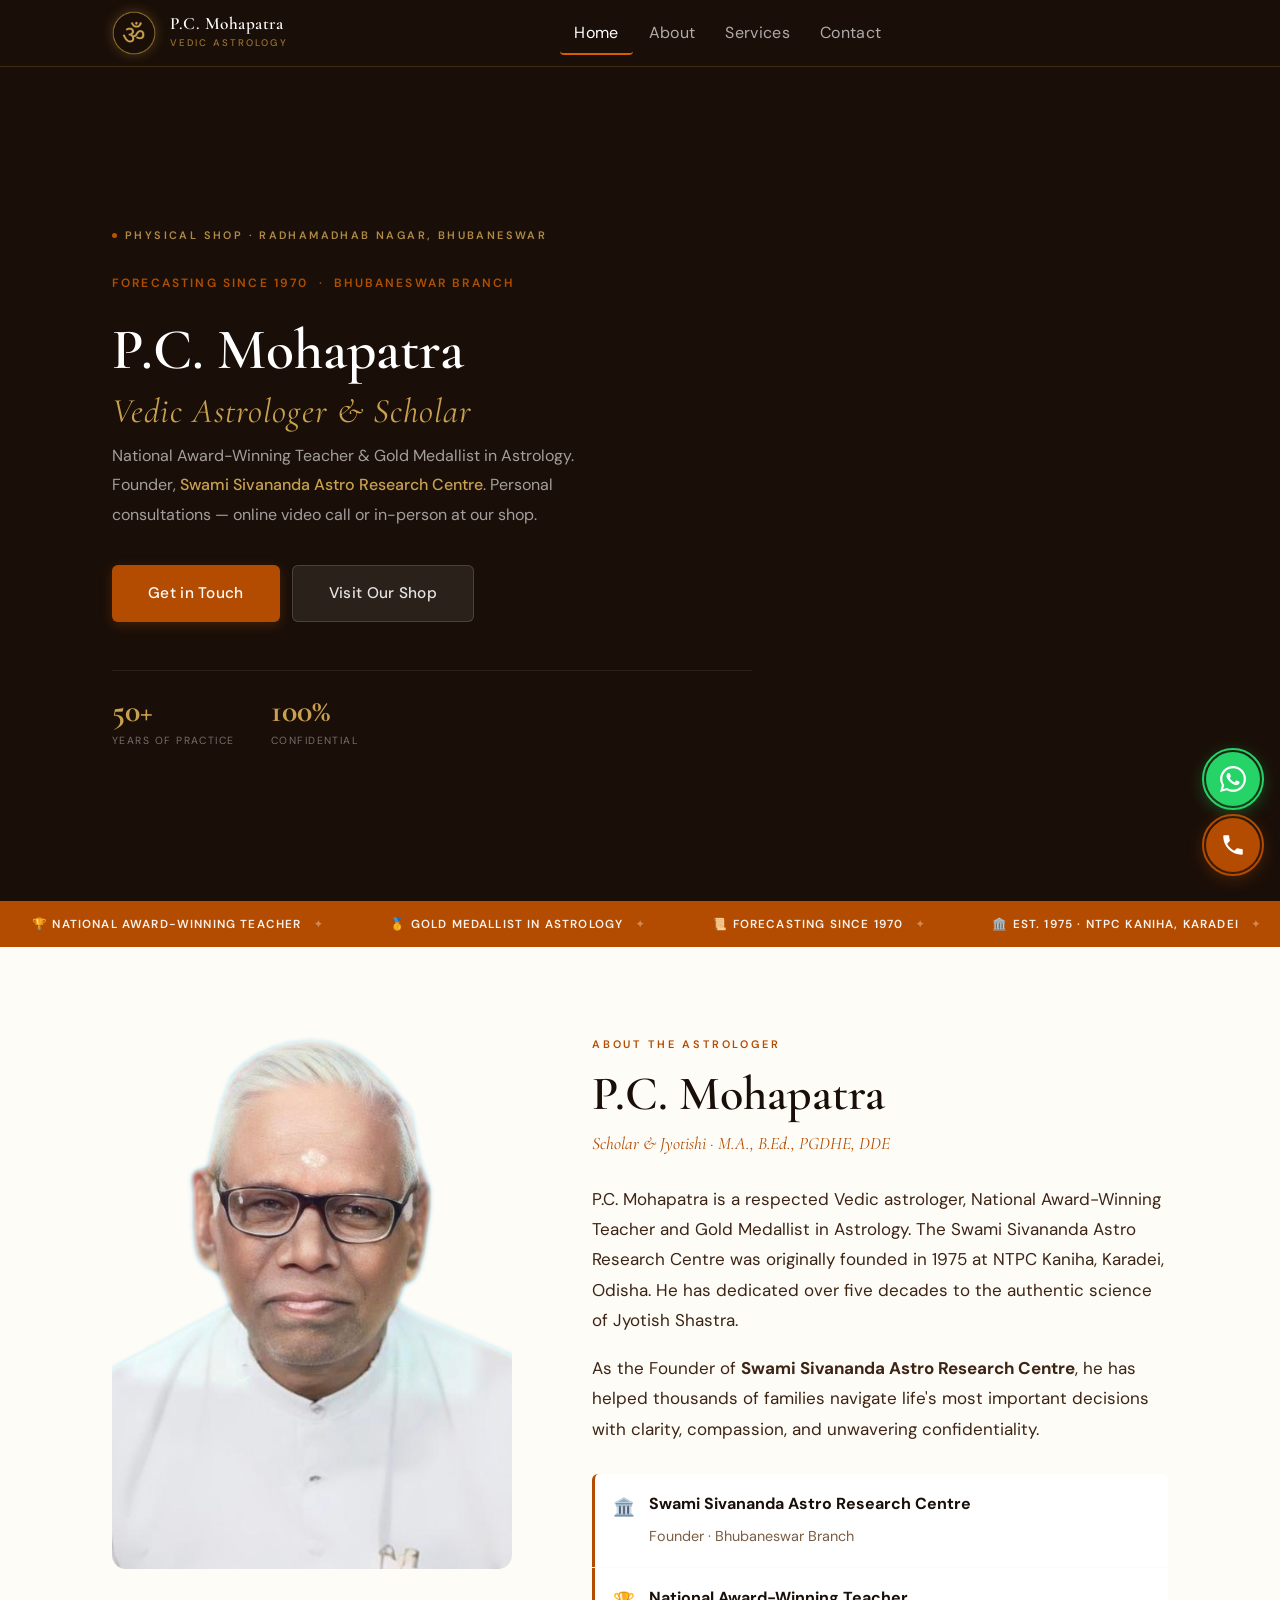
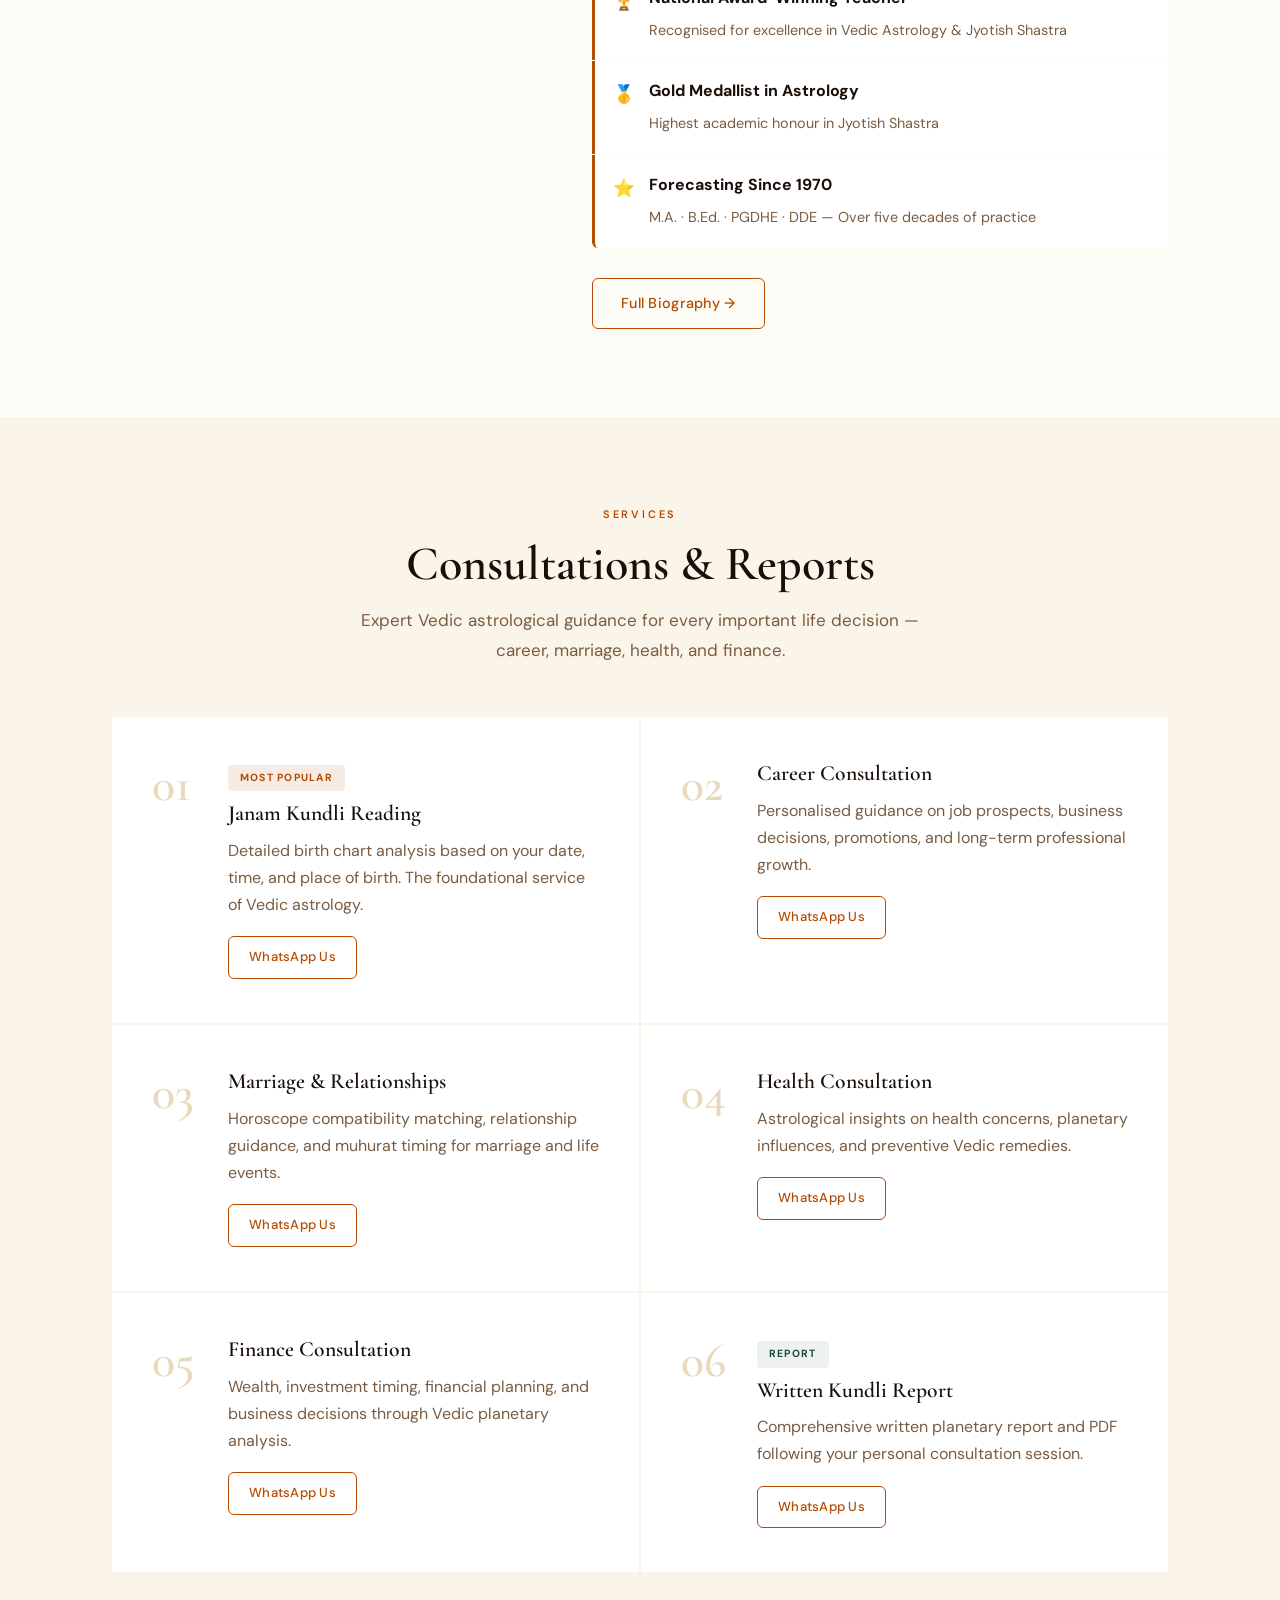
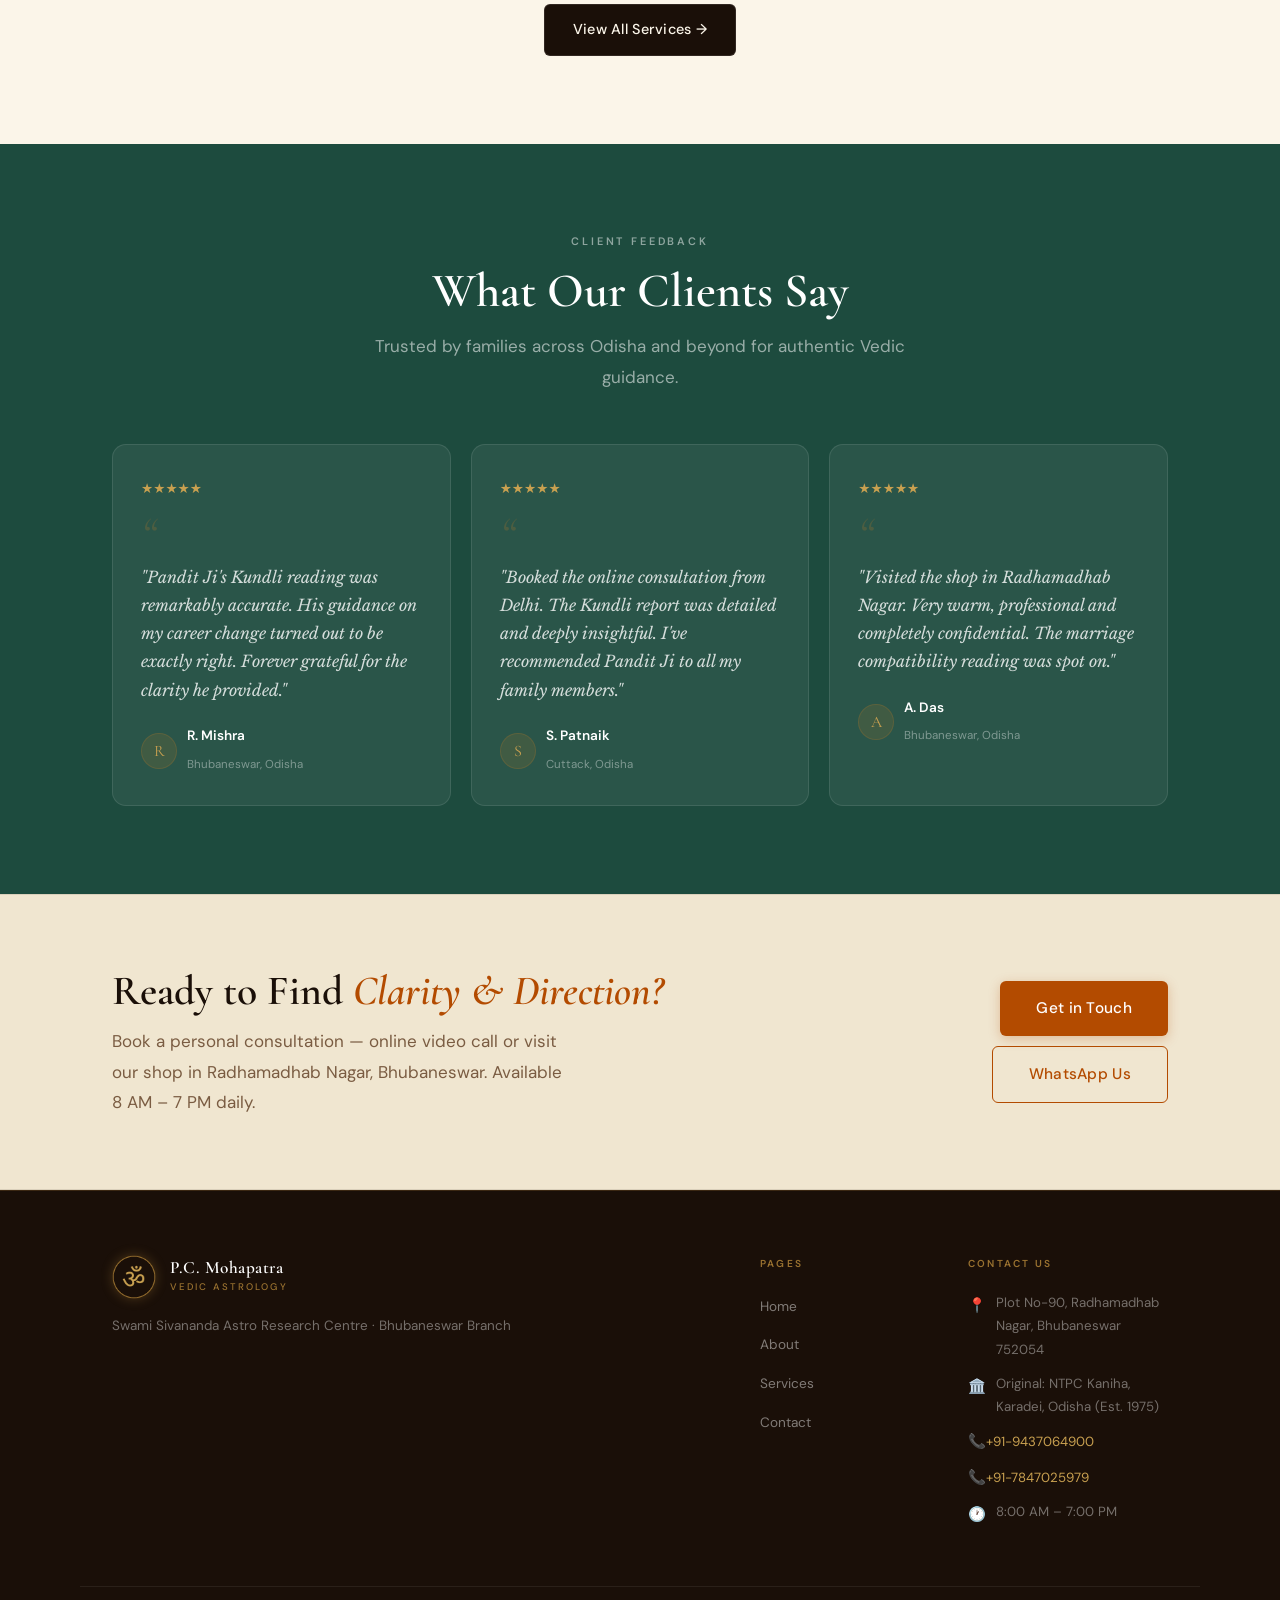
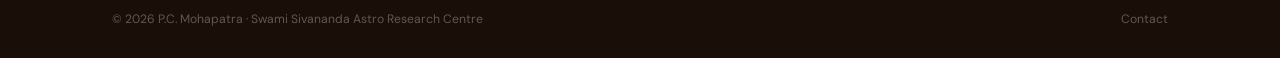
<file: index.html>
<!DOCTYPE html>
<html lang="en">
<head>
  <link rel="icon" type="image/png" href="favicon.png">
  <link rel="apple-touch-icon" href="favicon.png">
  <meta charset="UTF-8">
  <meta name="viewport" content="width=device-width, initial-scale=1.0">
  <title>P.C. Mohapatra | Best Vedic Astrologer in Odisha & Bhubaneswar</title>
  <meta name="description" content="Consult P.C. Mohapatra, Gold Medallist & National Award-Winning Vedic Astrologer in Bhubaneswar, Odisha. 50+ years experience in Janam Kundli, career & marriage. Book online or visit.">
  <link rel="preconnect" href="https://fonts.googleapis.com">
  <link rel="preconnect" href="https://fonts.gstatic.com" crossorigin>
  <link href="https://fonts.googleapis.com/css2?family=Cormorant+Garamond:ital,wght@0,400;0,500;0,600;0,700;1,400;1,600&family=DM+Sans:wght@300;400;500;600&family=Libre+Baskerville:ital,wght@0,400;0,700;1,400&display=swap" rel="stylesheet">
  <link rel="stylesheet" href="css/style.css?v=5">
</head>
<body>

<!-- ══ HEADER ══════════════════════════════════════════════════════════════ -->
<header class="site-header" id="site-header">
  <div class="container header-wrap">

    <a href="index.html" class="brand">
      <img src="favicon.png" width="44" height="44" alt="ॐ" class="om-icon" style="border-radius:50%;">
      <div>
        <span class="brand-name">P.C. Mohapatra</span>
        <span class="brand-role">Vedic Astrology</span>
      </div>
    </a>

    <nav class="nav-links" id="nav-links">
      <a href="index.html" class="active">Home</a>
      <a href="pages/about.html">About</a>
      <a href="pages/services.html">Services</a>
      <a href="pages/contact.html">Contact</a>
    </nav>

    <div class="header-actions">
      <span class="nav-btn-wrap" style="display:none">
        <a href="pages/contact.html" class="btn btn-primary btn-sm">Contact Us</a>
      </span>
      <button class="mobile-toggle" id="mobile-toggle" aria-label="Open menu" aria-expanded="false">
        <span></span><span></span><span></span>
      </button>
    </div>

  </div>
</header>

<!-- ══ HERO — Full-width zodiac video background ══════════════════════════ -->
<section class="hero" id="home">

  <video class="hero-bg-video" autoplay muted loop playsinline>
    <source src="assets/astro-bg.mp4" type="video/mp4">
  </video>

  <div class="hero-left">
    <div class="container">
      <div class="reveal" style="max-width:640px;">

        <div class="hero-badge">
          <span class="dot"></span>
          Physical Shop · Radhamadhab Nagar, Bhubaneswar
        </div>

        <p class="hero-est">Forecasting Since 1970 &nbsp;·&nbsp; Bhubaneswar Branch</p>

        <h1>P.C. Mohapatra
          <em>Vedic Astrologer &amp; Scholar</em>
        </h1>

        <p class="hero-lead">
          National Award-Winning Teacher &amp; Gold Medallist in Astrology.
          Founder, <strong>Swami Sivananda Astro Research Centre</strong>.
          Personal consultations — online video call or in-person at our shop.
        </p>

        <div class="hero-actions">
          <a href="pages/contact.html" class="btn btn-primary btn-large">Get in Touch</a>
          <a href="pages/contact.html" class="btn btn-ghost btn-large">Visit Our Shop</a>
        </div>

        <div class="hero-stats">
          <div class="hero-stat">
            <span class="num">50+</span>
            <span class="lbl">Years of Practice</span>
          </div>
          <div class="hero-stat">
            <span class="num">100%</span>
            <span class="lbl">Confidential</span>
          </div>
        </div>

      </div>
    </div>
  </div>

</section>

<!-- ══ TRUST MARQUEE ═══════════════════════════════════════════════════════ -->
<div class="trust-strip" aria-label="Credentials">
  <div class="trust-scroll" aria-hidden="true">
    <div class="trust-items">
      <div class="trust-item">🏆 National Award-Winning Teacher <span class="t-sep">✦</span></div>
      <div class="trust-item">🥇 Gold Medallist in Astrology <span class="t-sep">✦</span></div>
      <div class="trust-item">📜 Forecasting Since 1970 <span class="t-sep">✦</span></div>
      <div class="trust-item">🏛️ Est. 1975 · NTPC Kaniha, Karadei <span class="t-sep">✦</span></div>
      <div class="trust-item">🔒 100% Confidential <span class="t-sep">✦</span></div>
      <div class="trust-item">🎥 Online &amp; In-Person <span class="t-sep">✦</span></div>
    </div>
    <div class="trust-items" aria-hidden="true">
      <div class="trust-item">🏆 National Award-Winning Teacher <span class="t-sep">✦</span></div>
      <div class="trust-item">🥇 Gold Medallist in Astrology <span class="t-sep">✦</span></div>
      <div class="trust-item">📜 Forecasting Since 1970 <span class="t-sep">✦</span></div>
      <div class="trust-item">🏛️ Est. 1975 · NTPC Kaniha, Karadei <span class="t-sep">✦</span></div>
      <div class="trust-item">🔒 100% Confidential <span class="t-sep">✦</span></div>
      <div class="trust-item">🎥 Online &amp; In-Person <span class="t-sep">✦</span></div>
    </div>
  </div>
</div>

<!-- ══ ABOUT ════════════════════════════════════════════════════════════════ -->
<section class="about pad" id="about">
  <div class="container">
    <div class="about-wrap">

      <!-- Photo -->
      <div class="about-photo-col reveal">
        <div class="about-photo-frame">
          <img
            src="images/mohapatra.png"
            alt="P.C. Mohapatra — Vedic Astrologer"
            class="about-photo"
          >
          </div>
      </div>

      <!-- Text -->
      <div class="about-text reveal">
        <span class="kicker">About the Astrologer</span>
        <h2>P.C. Mohapatra</h2>
        <span class="sub-name">Scholar &amp; Jyotishi · M.A., B.Ed., PGDHE, DDE</span>

        <p>P.C. Mohapatra is a respected Vedic astrologer, National Award-Winning Teacher and Gold Medallist in Astrology. The Swami Sivananda Astro Research Centre was originally founded in 1975 at NTPC Kaniha, Karadei, Odisha. He has dedicated over five decades to the authentic science of Jyotish Shastra.</p>

        <p>As the Founder of <strong>Swami Sivananda Astro Research Centre</strong>, he has helped thousands of families navigate life's most important decisions with clarity, compassion, and unwavering confidentiality.</p>

        <div class="cred-list">
          <div class="cred-item">
            <div class="cred-icon">🏛️</div>
            <div class="cred-text">
              <strong>Swami Sivananda Astro Research Centre</strong>
              <span>Founder · Bhubaneswar Branch</span>
            </div>
          </div>
          <div class="cred-item">
            <div class="cred-icon">🏆</div>
            <div class="cred-text">
              <strong>National Award-Winning Teacher</strong>
              <span>Recognised for excellence in Vedic Astrology &amp; Jyotish Shastra</span>
            </div>
          </div>
          <div class="cred-item">
            <div class="cred-icon">🥇</div>
            <div class="cred-text">
              <strong>Gold Medallist in Astrology</strong>
              <span>Highest academic honour in Jyotish Shastra</span>
            </div>
          </div>
          <div class="cred-item">
            <div class="cred-icon">⭐</div>
            <div class="cred-text">
              <strong>Forecasting Since 1970</strong>
              <span>M.A. · B.Ed. · PGDHE · DDE — Over five decades of practice</span>
            </div>
          </div>
        </div>

        <a href="pages/about.html" class="btn btn-outline">Full Biography →</a>
      </div>

    </div>
  </div>
</section>

<!-- ══ SERVICES ═════════════════════════════════════════════════════════════ -->
<section class="services pad" id="services">
  <div class="container">
    <div class="section-head center reveal">
      <span class="kicker">Services</span>
      <h2>Consultations &amp; Reports</h2>
      <p class="deck">Expert Vedic astrological guidance for every important life decision — career, marriage, health, and finance.</p>
    </div>

    <div class="services-grid">

      <div class="service-item reveal">
        <div class="s-num">01</div>
        <div class="s-body">
          <div class="s-tag popular">Most Popular</div>
          <h3>Janam Kundli Reading</h3>
          <p>Detailed birth chart analysis based on your date, time, and place of birth. The foundational service of Vedic astrology.</p>
          <a href="https://wa.me/919437064900" class="btn btn-outline btn-sm" target="_blank" rel="noopener">WhatsApp Us</a>
        </div>
      </div>

      <div class="service-item reveal">
        <div class="s-num">02</div>
        <div class="s-body">
          <h3>Career Consultation</h3>
          <p>Personalised guidance on job prospects, business decisions, promotions, and long-term professional growth.</p>
          <a href="https://wa.me/919437064900" class="btn btn-outline btn-sm" target="_blank" rel="noopener">WhatsApp Us</a>
        </div>
      </div>

      <div class="service-item reveal">
        <div class="s-num">03</div>
        <div class="s-body">
          <h3>Marriage &amp; Relationships</h3>
          <p>Horoscope compatibility matching, relationship guidance, and muhurat timing for marriage and life events.</p>
          <a href="https://wa.me/919437064900" class="btn btn-outline btn-sm" target="_blank" rel="noopener">WhatsApp Us</a>
        </div>
      </div>

      <div class="service-item reveal">
        <div class="s-num">04</div>
        <div class="s-body">
          <h3>Health Consultation</h3>
          <p>Astrological insights on health concerns, planetary influences, and preventive Vedic remedies.</p>
          <a href="https://wa.me/919437064900" class="btn btn-outline btn-sm" target="_blank" rel="noopener">WhatsApp Us</a>
        </div>
      </div>

      <div class="service-item reveal">
        <div class="s-num">05</div>
        <div class="s-body">
          <h3>Finance Consultation</h3>
          <p>Wealth, investment timing, financial planning, and business decisions through Vedic planetary analysis.</p>
          <a href="https://wa.me/919437064900" class="btn btn-outline btn-sm" target="_blank" rel="noopener">WhatsApp Us</a>
        </div>
      </div>

      <div class="service-item reveal">
        <div class="s-num">06</div>
        <div class="s-body">
          <div class="s-tag new">Report</div>
          <h3>Written Kundli Report</h3>
          <p>Comprehensive written planetary report and PDF following your personal consultation session.</p>
          <a href="https://wa.me/919437064900" class="btn btn-outline btn-sm" target="_blank" rel="noopener">WhatsApp Us</a>
        </div>
      </div>

    </div>

    <div class="text-center mt-8 reveal">
      <a href="pages/services.html" class="btn btn-dark">View All Services →</a>
    </div>
  </div>
</section>

<!-- ══ TESTIMONIALS ═════════════════════════════════════════════════════════ -->
<section class="testimonials pad">
  <div class="container">
    <div class="section-head center reveal">
      <span class="kicker">Client Feedback</span>
      <h2 style="color:#fff;">What Our Clients Say</h2>
      <p class="deck">Trusted by families across Odisha and beyond for authentic Vedic guidance.</p>
    </div>
    <div class="test-grid">

      <div class="test-card reveal">
        <div class="test-stars"><span>★</span><span>★</span><span>★</span><span>★</span><span>★</span></div>
        <blockquote>"Pandit Ji's Kundli reading was remarkably accurate. His guidance on my career change turned out to be exactly right. Forever grateful for the clarity he provided."</blockquote>
        <div class="test-author">
          <div class="test-av">R</div>
          <div>
            <span class="test-name">R. Mishra</span>
            <span class="test-loc">Bhubaneswar, Odisha</span>
          </div>
        </div>
      </div>

      <div class="test-card reveal">
        <div class="test-stars"><span>★</span><span>★</span><span>★</span><span>★</span><span>★</span></div>
        <blockquote>"Booked the online consultation from Delhi. The Kundli report was detailed and deeply insightful. I've recommended Pandit Ji to all my family members."</blockquote>
        <div class="test-author">
          <div class="test-av">S</div>
          <div>
            <span class="test-name">S. Patnaik</span>
            <span class="test-loc">Cuttack, Odisha</span>
          </div>
        </div>
      </div>

      <div class="test-card reveal">
        <div class="test-stars"><span>★</span><span>★</span><span>★</span><span>★</span><span>★</span></div>
        <blockquote>"Visited the shop in Radhamadhab Nagar. Very warm, professional and completely confidential. The marriage compatibility reading was spot on."</blockquote>
        <div class="test-author">
          <div class="test-av">A</div>
          <div>
            <span class="test-name">A. Das</span>
            <span class="test-loc">Bhubaneswar, Odisha</span>
          </div>
        </div>
      </div>

    </div>
  </div>
</section>

<!-- ══ CTA BAND ══════════════════════════════════════════════════════════════ -->
<section class="cta-band">
  <div class="container">
    <div class="cta-inner reveal">
      <div>
        <h2>Ready to Find <em>Clarity &amp; Direction?</em></h2>
        <p>Book a personal consultation — online video call or visit our shop in Radhamadhab Nagar, Bhubaneswar. Available 8 AM – 7 PM daily.</p>
      </div>
      <div class="cta-actions">
        <a href="pages/contact.html" class="btn btn-primary btn-large">Get in Touch</a>
        <a href="https://wa.me/919437064900" class="btn btn-outline btn-large" target="_blank" rel="noopener">WhatsApp Us</a>
      </div>
    </div>
  </div>
</section>

<!-- ══ FOOTER ════════════════════════════════════════════════════════════════ -->
<footer class="site-footer">
  <div class="container foot-grid">

    <div class="foot-brand reveal">
      <div class="brand" style="margin-bottom:16px;">
        <img src="favicon.png" width="44" height="44" alt="ॐ" class="om-icon" style="border-radius:50%;">
        <div>
          <span class="brand-name">P.C. Mohapatra</span>
          <span class="brand-role">Vedic Astrology</span>
        </div>
      </div>
      <p>Swami Sivananda Astro Research Centre · Bhubaneswar Branch</p>
    </div>

    <div class="foot-links reveal">
      <div class="foot-head">Pages</div>
      <ul>
        <li><a href="index.html">Home</a></li>
        <li><a href="pages/about.html">About</a></li>
        <li><a href="pages/services.html">Services</a></li>
        <li><a href="pages/contact.html">Contact</a></li>
      </ul>
    </div>

    <div class="foot-contact reveal">
      <div class="foot-head">Contact Us</div>
      <p><span class="f-icon">📍</span>Plot No-90, Radhamadhab Nagar, Bhubaneswar 752054</p>
      <p><span class="f-icon">🏛️</span>Original: NTPC Kaniha, Karadei, Odisha (Est. 1975)</p>
      <p><a href="tel:+919437064900"><span class="f-icon">📞</span>+91-9437064900</a></p>
      <p><a href="tel:+917847025979"><span class="f-icon">📞</span>+91-7847025979</a></p>
      <p><span class="f-icon">🕐</span>8:00 AM – 7:00 PM</p>
    </div>

  </div>

  <div class="container foot-bottom">
    <span>© 2026 P.C. Mohapatra · Swami Sivananda Astro Research Centre</span>
    <div style="display:flex;gap:20px;">
      <a href="pages/contact.html">Contact</a>
    </div>
  </div>
</footer>

<!-- ══ FLOATING BUTTONS — bottom right ══════════════════════════════════════ -->
<div class="float-actions" id="float-actions">

  <a href="https://wa.me/919437064900"
     class="float-btn float-whatsapp"
     target="_blank" rel="noopener"
     aria-label="Chat on WhatsApp">
    <div class="float-ring"></div>
    <span class="float-label">WhatsApp</span>
    <svg xmlns="http://www.w3.org/2000/svg" viewBox="0 0 24 24">
      <path d="M.057 24l1.687-6.163A11.925 11.925 0 0 1 .057 12.004C.06 5.373 5.433 0 12.062 0c3.187.001 6.18 1.244 8.429 3.498 2.247 2.253 3.483 5.249 3.481 8.436-.003 6.628-5.376 12.004-12.004 12.004a11.95 11.95 0 0 1-5.713-1.452L.057 24zm6.597-3.807c1.676.995 3.276 1.591 5.392 1.592 5.447 0 9.886-4.434 9.889-9.885.002-5.461-4.415-9.89-9.881-9.892C6.613 2.008 2.17 6.44 2.169 11.9c-.001 2.225.651 3.891 1.746 5.634l-.999 3.648 3.738-.989zm11.387-5.464c-.074-.124-.272-.198-.57-.347-.297-.149-1.758-.867-2.03-.967-.273-.099-.471-.148-.67.15-.197.297-.767.966-.94 1.164-.173.199-.347.223-.644.075-.297-.149-1.255-.463-2.39-1.475-.883-.788-1.48-1.761-1.653-2.059-.173-.297-.018-.458.13-.606.134-.133.298-.347.446-.521.149-.173.198-.297.298-.496.099-.198.05-.372-.025-.521-.075-.149-.669-1.611-.916-2.206-.242-.579-.487-.501-.669-.51a12.8 12.8 0 0 0-.57-.01c-.198 0-.52.074-.792.372-.272.297-1.04 1.016-1.04 2.479 0 1.462 1.065 2.875 1.213 3.074.148.198 2.095 3.2 5.076 4.487.709.306 1.263.489 1.694.626.712.227 1.36.195 1.871.118.571-.085 1.758-.719 2.006-1.413.248-.695.248-1.29.173-1.414z"/>
    </svg>
  </a>

  <a href="tel:+919437064900"
     class="float-btn float-call"
     aria-label="Call us">
    <div class="float-ring"></div>
    <span class="float-label">Call Now</span>
    <svg xmlns="http://www.w3.org/2000/svg" viewBox="0 0 24 24">
      <path d="M6.6 10.8c1.4 2.8 3.8 5.1 6.6 6.6l2.2-2.2c.3-.3.7-.4 1-.2 1.1.4 2.3.6 3.6.6.6 0 1 .4 1 1V20c0 .6-.4 1-1 1C10.6 21 3 13.4 3 4c0-.6.4-1 1-1h3.5c.6 0 1 .4 1 1 0 1.3.2 2.5.6 3.6.1.3 0 .7-.3 1l-2.2 2.2z"/>
    </svg>
  </a>

</div>

<button class="top-btn" id="topBtn" aria-label="Back to top">↑</button>

<script src="js/main.js?v=4"></script>
</body>
</html>
</file>
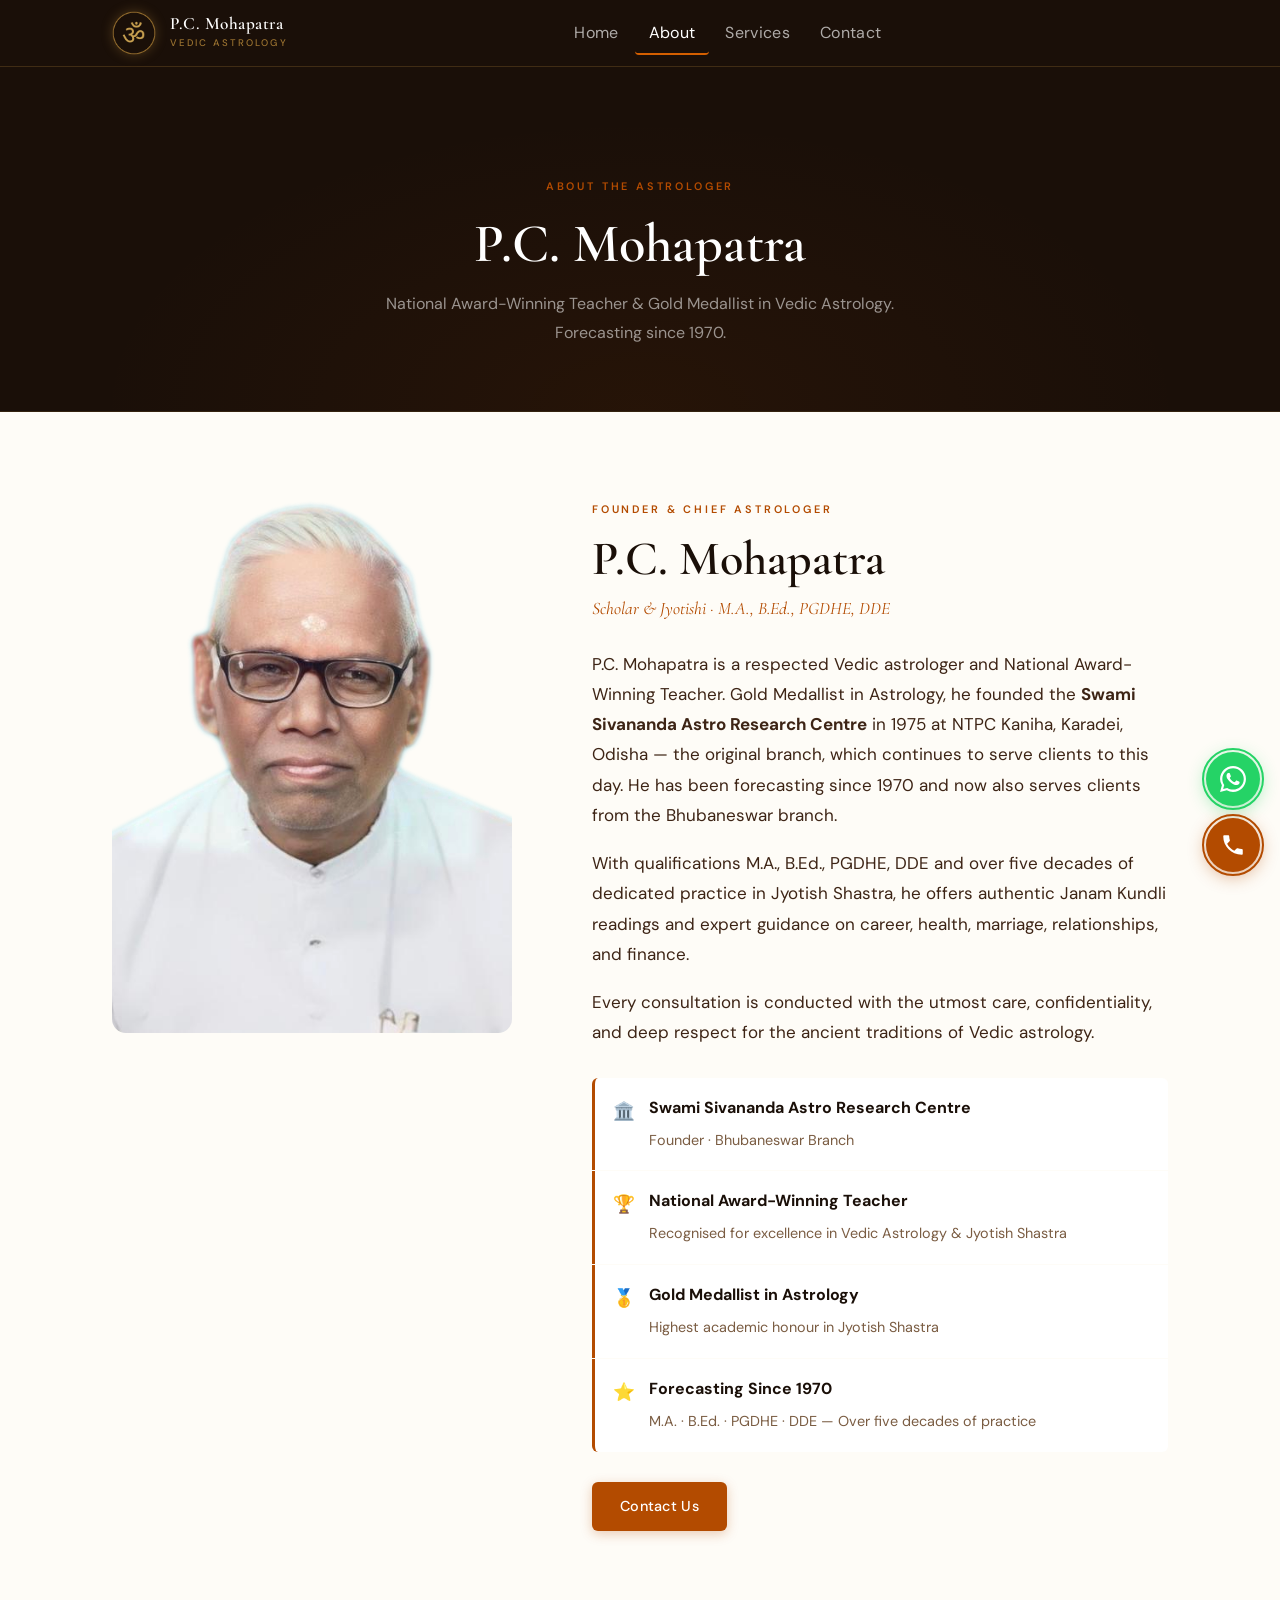
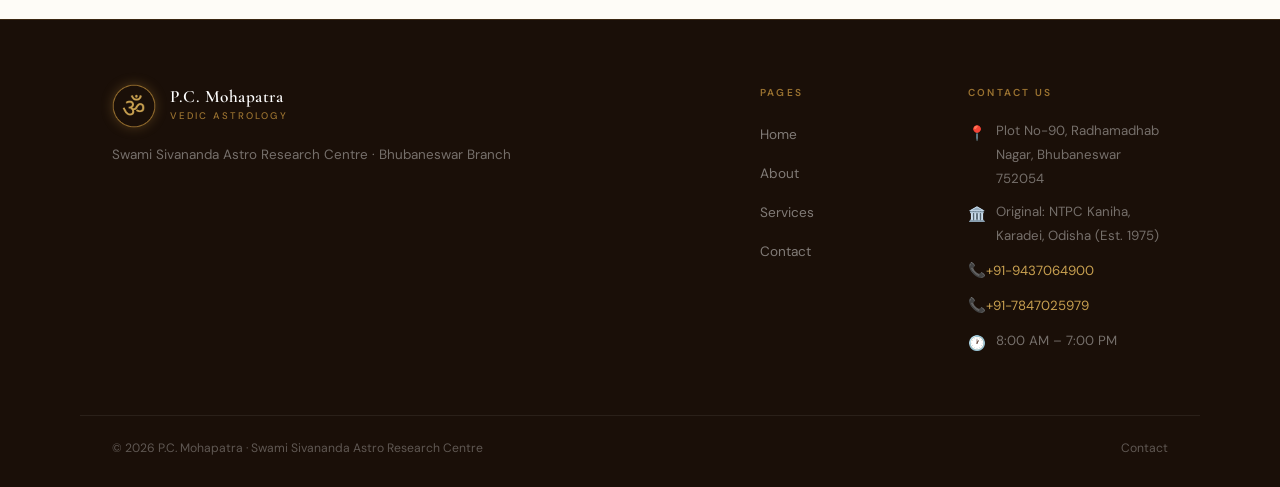
<file: pages/about.html>
<!DOCTYPE html>
<html lang="en">
<head>
  <link rel="icon" type="image/png" href="../favicon.png">
  <link rel="apple-touch-icon" href="../favicon.png">
  <meta charset="UTF-8">
  <meta name="viewport" content="width=device-width, initial-scale=1.0">
  <title>About P.C. Mohapatra | Award-Winning Jyotish Scholar in Odisha</title>
  <meta name="description" content="Learn about P.C. Mohapatra (M.A., B.Ed., Gold Medallist), founder of Swami Sivananda Astro Research Centre, Bhubaneswar Branch, offering authentic Vedic astrology.">
  <link rel="preconnect" href="https://fonts.googleapis.com">
  <link rel="preconnect" href="https://fonts.gstatic.com" crossorigin>
  <link href="https://fonts.googleapis.com/css2?family=Cormorant+Garamond:ital,wght@0,400;0,500;0,600;0,700;1,400;1,600&family=DM+Sans:wght@300;400;500;600&display=swap" rel="stylesheet">
  <link rel="stylesheet" href="../css/style.css?v=5">
</head>
<body>

<header class="site-header" id="site-header">
  <div class="container header-wrap">
    <a href="../index.html" class="brand">
      <img src="../favicon.png" width="44" height="44" alt="ॐ" class="om-icon" style="border-radius:50%;">
      <div>
        <span class="brand-name">P.C. Mohapatra</span>
        <span class="brand-role">Vedic Astrology</span>
      </div>
    </a>
    <nav class="nav-links" id="nav-links">
      <a href="../index.html">Home</a>
      <a href="about.html" class="active">About</a>
      <a href="services.html">Services</a>
      <a href="contact.html">Contact</a>
    </nav>
    <div class="header-actions">
      <span class="nav-btn-wrap" style="display:none">
        <a href="contact.html" class="btn btn-primary btn-sm">Contact Us</a>
      </span>
      <button class="mobile-toggle" id="mobile-toggle" aria-label="Open menu" aria-expanded="false">
        <span></span><span></span><span></span>
      </button>
    </div>
  </div>
</header>
<section class="page-hero">
  <div class="container text-center">
    <span class="kicker">About the Astrologer</span>
    <h1>P.C. Mohapatra</h1>
    <p class="deck">National Award-Winning Teacher &amp; Gold Medallist in Vedic Astrology. Forecasting since 1970.</p>
  </div>
</section>
<section class="about pad" id="about">
  <div class="container">
    <div class="about-wrap">

      <div class="about-photo-col reveal">
        <div class="about-photo-frame">
          <img src="../images/mohapatra.png" alt="P.C. Mohapatra — Vedic Astrologer" class="about-photo">
          </div>
      </div>

      <div class="about-text reveal">
        <span class="kicker">Founder &amp; Chief Astrologer</span>
        <h2>P.C. Mohapatra</h2>
        <span class="sub-name">Scholar &amp; Jyotishi · M.A., B.Ed., PGDHE, DDE</span>

        <p>P.C. Mohapatra is a respected Vedic astrologer and National Award-Winning Teacher. Gold Medallist in Astrology, he founded the <strong>Swami Sivananda Astro Research Centre</strong> in 1975 at NTPC Kaniha, Karadei, Odisha — the original branch, which continues to serve clients to this day. He has been forecasting since 1970 and now also serves clients from the Bhubaneswar branch.</p>

        <p>With qualifications M.A., B.Ed., PGDHE, DDE and over five decades of dedicated practice in Jyotish Shastra, he offers authentic Janam Kundli readings and expert guidance on career, health, marriage, relationships, and finance.</p>

        <p>Every consultation is conducted with the utmost care, confidentiality, and deep respect for the ancient traditions of Vedic astrology.</p>

        <div class="cred-list">
          <div class="cred-item">
            <div class="cred-icon">🏛️</div>
            <div class="cred-text">
              <strong>Swami Sivananda Astro Research Centre</strong>
              <span>Founder · Bhubaneswar Branch</span>
            </div>
          </div>
          <div class="cred-item">
            <div class="cred-icon">🏆</div>
            <div class="cred-text">
              <strong>National Award-Winning Teacher</strong>
              <span>Recognised for excellence in Vedic Astrology &amp; Jyotish Shastra</span>
            </div>
          </div>
          <div class="cred-item">
            <div class="cred-icon">🥇</div>
            <div class="cred-text">
              <strong>Gold Medallist in Astrology</strong>
              <span>Highest academic honour in Jyotish Shastra</span>
            </div>
          </div>
          <div class="cred-item">
            <div class="cred-icon">⭐</div>
            <div class="cred-text">
              <strong>Forecasting Since 1970</strong>
              <span>M.A. · B.Ed. · PGDHE · DDE — Over five decades of practice</span>
            </div>
          </div>
        </div>

        <a href="contact.html" class="btn btn-primary">Contact Us</a>
      </div>

    </div>
  </div>
</section>

<div class="float-actions" id="float-actions">
  <a href="https://wa.me/919437064900" class="float-btn float-whatsapp" target="_blank" rel="noopener" aria-label="Chat on WhatsApp">
    <div class="float-ring"></div>
    <span class="float-label">WhatsApp</span>
    <svg xmlns="http://www.w3.org/2000/svg" viewBox="0 0 24 24">
      <path d="M.057 24l1.687-6.163A11.925 11.925 0 0 1 .057 12.004C.06 5.373 5.433 0 12.062 0c3.187.001 6.18 1.244 8.429 3.498 2.247 2.253 3.483 5.249 3.481 8.436-.003 6.628-5.376 12.004-12.004 12.004a11.95 11.95 0 0 1-5.713-1.452L.057 24zm6.597-3.807c1.676.995 3.276 1.591 5.392 1.592 5.447 0 9.886-4.434 9.889-9.885.002-5.461-4.415-9.89-9.881-9.892C6.613 2.008 2.17 6.44 2.169 11.9c-.001 2.225.651 3.891 1.746 5.634l-.999 3.648 3.738-.989zm11.387-5.464c-.074-.124-.272-.198-.57-.347-.297-.149-1.758-.867-2.03-.967-.273-.099-.471-.148-.67.15-.197.297-.767.966-.94 1.164-.173.199-.347.223-.644.075-.297-.149-1.255-.463-2.39-1.475-.883-.788-1.48-1.761-1.653-2.059-.173-.297-.018-.458.13-.606.134-.133.298-.347.446-.521.149-.173.198-.297.298-.496.099-.198.05-.372-.025-.521-.075-.149-.669-1.611-.916-2.206-.242-.579-.487-.501-.669-.51a12.8 12.8 0 0 0-.57-.01c-.198 0-.52.074-.792.372-.272.297-1.04 1.016-1.04 2.479 0 1.462 1.065 2.875 1.213 3.074.148.198 2.095 3.2 5.076 4.487.709.306 1.263.489 1.694.626.712.227 1.36.195 1.871.118.571-.085 1.758-.719 2.006-1.413.248-.695.248-1.29.173-1.414z"/>
    </svg>
  </a>
  <a href="tel:+919437064900" class="float-btn float-call" aria-label="Call us">
    <div class="float-ring"></div>
    <span class="float-label">Call Now</span>
    <svg xmlns="http://www.w3.org/2000/svg" viewBox="0 0 24 24">
      <path d="M6.6 10.8c1.4 2.8 3.8 5.1 6.6 6.6l2.2-2.2c.3-.3.7-.4 1-.2 1.1.4 2.3.6 3.6.6.6 0 1 .4 1 1V20c0 .6-.4 1-1 1C10.6 21 3 13.4 3 4c0-.6.4-1 1-1h3.5c.6 0 1 .4 1 1 0 1.3.2 2.5.6 3.6.1.3 0 .7-.3 1l-2.2 2.2z"/>
    </svg>
  </a>
</div>
<footer class="site-footer">
  <div class="container foot-grid">
    <div class="foot-brand reveal">
      <div class="brand" style="margin-bottom:16px;">
        <img src="../favicon.png" width="44" height="44" alt="ॐ" class="om-icon" style="border-radius:50%;">
        <div>
          <span class="brand-name">P.C. Mohapatra</span>
          <span class="brand-role">Vedic Astrology</span>
        </div>
      </div>
      <p>Swami Sivananda Astro Research Centre · Bhubaneswar Branch</p>
    </div>
    <div class="foot-links reveal">
      <div class="foot-head">Pages</div>
      <ul>
        <li><a href="../index.html">Home</a></li>
        <li><a href="about.html">About</a></li>
        <li><a href="services.html">Services</a></li>
        <li><a href="contact.html">Contact</a></li>
      </ul>
    </div>
    <div class="foot-contact reveal">
      <div class="foot-head">Contact Us</div>
      <p><span class="f-icon">📍</span>Plot No-90, Radhamadhab Nagar, Bhubaneswar 752054</p>
      <p><span class="f-icon">🏛️</span>Original: NTPC Kaniha, Karadei, Odisha (Est. 1975)</p>
      <p><a href="tel:+919437064900"><span class="f-icon">📞</span>+91-9437064900</a></p>
      <p><a href="tel:+917847025979"><span class="f-icon">📞</span>+91-7847025979</a></p>
      <p><span class="f-icon">🕐</span>8:00 AM – 7:00 PM</p>
    </div>
  </div>
  <div class="container foot-bottom">
    <span>© 2026 P.C. Mohapatra · Swami Sivananda Astro Research Centre</span>
    <div style="display:flex;gap:20px;">
      <a href="contact.html">Contact</a>
    </div>
  </div>
</footer>

<button class="top-btn" id="topBtn" aria-label="Back to top">↑</button>
<script src="../js/main.js?v=4"></script>
</body>
</html>
</file>
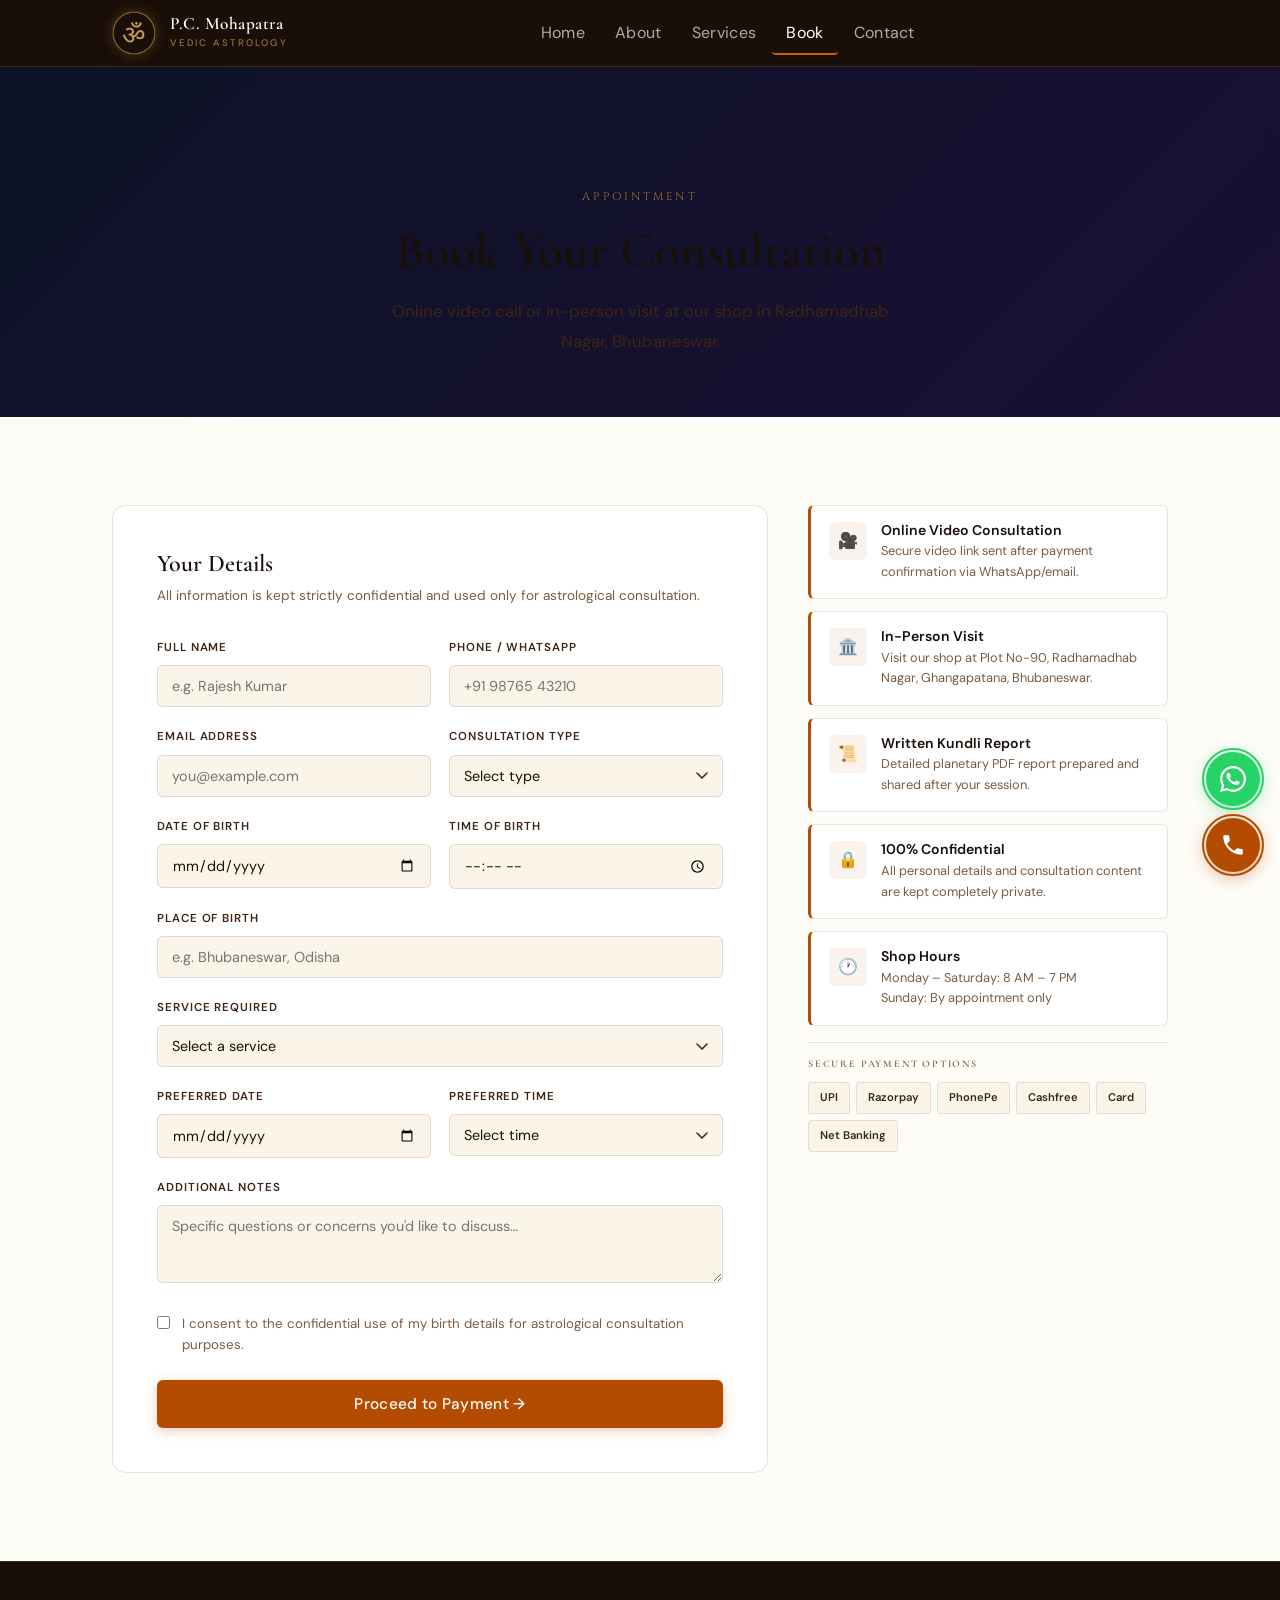
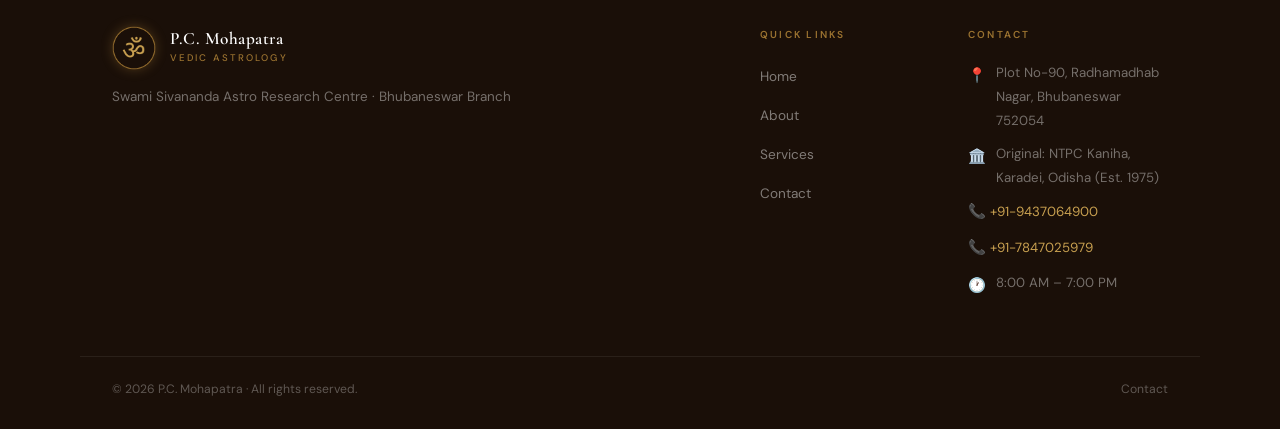
<file: pages/booking.html>
<!DOCTYPE html>
<html lang="en">
<head>
  <link rel="icon" type="image/png" href="../favicon.png">
  <link rel="apple-touch-icon" href="../favicon.png">
  <meta charset="UTF-8">
  <meta name="viewport" content="width=device-width, initial-scale=1.0">
  <title>Book Consultation | P.C. Mohapatra | Vedic Astrology | Bhubaneswar</title>
  <meta name="description" content="Book your Vedic astrology consultation with P.C. Mohapatra — online video call or in-person at Radhamadhab Nagar, Bhubaneswar.">
  <link rel="preconnect" href="https://fonts.googleapis.com">
  <link rel="preconnect" href="https://fonts.gstatic.com" crossorigin>
  <link href="https://fonts.googleapis.com/css2?family=Playfair+Display:ital,wght@0,400;0,600;0,700;1,400&family=Inter:wght@300;400;500;600;700&family=Cinzel:wght@400;600;700&display=swap" rel="stylesheet">
  <link rel="stylesheet" href="../css/style.css?v=5">
</head>
<body>

<header class="site-header" id="site-header">
  <div class="container header-wrap">
    <a href="../index.html" class="brand">
      <img src="../favicon.png" width="44" height="44" alt="ॐ" class="om-icon" style="border-radius:50%;">
      <div>
        <span class="brand-name">P.C. Mohapatra</span>
        <span class="brand-role">Vedic Astrology</span>
      </div>
    </a>
    <nav class="nav-links" id="nav-links">
      <a href="../index.html">Home</a>
      <a href="about.html">About</a>
      <a href="services.html">Services</a>
      <a href="booking.html" class="active">Book</a>
      <a href="contact.html">Contact</a>
    </nav>
    <div class="header-actions">
      <button class="mobile-toggle" id="mobile-toggle" aria-label="Open menu" aria-expanded="false">
        <span></span><span></span><span></span>
      </button>
    </div>
  </div>
</header>

<!-- Page Hero -->
<div style="background:linear-gradient(135deg,#0D1326 0%,#1A1035 100%);padding:120px 0 60px;border-bottom:1px solid var(--border-dim);">
  <div class="container text-center">
    <span style="font-family:'Cinzel',serif;font-size:0.7rem;letter-spacing:0.28em;text-transform:uppercase;color:var(--gold);display:block;margin-bottom:14px;">Appointment</span>
    <h1 style="font-size:clamp(2rem,5vw,3.2rem);">Book Your Consultation</h1>
    <p style="max-width:540px;margin:16px auto 0;font-size:1.05rem;">Online video call or in-person visit at our shop in Radhamadhab Nagar, Bhubaneswar.</p>
  </div>
</div>

<!-- Booking Section -->
<section class="booking pad">
  <div class="container">
    <div class="booking-wrap">

      <!-- Form -->
      <div class="booking-panel reveal">
        <h3>Your Details</h3>
        <p class="sub">All information is kept strictly confidential and used only for astrological consultation.</p>

        <form id="bookingForm" novalidate>
          <div class="form-row">
            <div class="form-group">
              <label for="name">Full Name</label>
              <input type="text" id="name" name="name" required placeholder="e.g. Rajesh Kumar">
            </div>
            <div class="form-group">
              <label for="phone">Phone / WhatsApp</label>
              <input type="tel" id="phone" name="phone" required placeholder="+91 98765 43210">
            </div>
          </div>
          <div class="form-row">
            <div class="form-group">
              <label for="email">Email Address</label>
              <input type="email" id="email" name="email" placeholder="you@example.com">
            </div>
            <div class="form-group">
              <label for="type">Consultation Type</label>
              <select id="type" name="type" required>
                <option value="">Select type</option>
                <option value="online">Online Video Consultation</option>
                <option value="inperson">In-Person Visit (Bhubaneswar)</option>
              </select>
            </div>
          </div>
          <div class="form-row">
            <div class="form-group">
              <label for="dob">Date of Birth</label>
              <input type="date" id="dob" name="dob" required>
            </div>
            <div class="form-group">
              <label for="tob">Time of Birth</label>
              <input type="time" id="tob" name="tob" required>
            </div>
          </div>
          <div class="form-group">
            <label for="pob">Place of Birth</label>
            <input type="text" id="pob" name="pob" required placeholder="e.g. Bhubaneswar, Odisha">
          </div>
          <div class="form-group">
            <label for="service">Service Required</label>
            <select id="service" name="service" required>
              <option value="">Select a service</option>
              <option value="kundli">Janam Kundli Reading</option>
              <option value="career">Career Consultation</option>
              <option value="marriage">Marriage &amp; Relationships</option>
              <option value="health">Health Consultation</option>
              <option value="finance">Finance Consultation</option>
              <option value="report">Written Kundli Report</option>
            </select>
          </div>
          <div class="form-row">
            <div class="form-group">
              <label for="preferredDate">Preferred Date</label>
              <input type="date" id="preferredDate" name="preferredDate" required>
            </div>
            <div class="form-group">
              <label for="ptime">Preferred Time</label>
              <select id="ptime" name="ptime" required>
                <option value="">Select time</option>
                <option value="10:00">10:00 AM</option>
                <option value="11:00">11:00 AM</option>
                <option value="12:00">12:00 PM</option>
                <option value="14:00">2:00 PM</option>
                <option value="15:00">3:00 PM</option>
                <option value="16:00">4:00 PM</option>
                <option value="17:00">5:00 PM</option>
                <option value="18:00">6:00 PM</option>
              </select>
            </div>
          </div>
          <div class="form-group">
            <label for="notes">Additional Notes</label>
            <textarea id="notes" name="notes" rows="3" placeholder="Specific questions or concerns you'd like to discuss…"></textarea>
          </div>
          <div class="consent-box">
            <input type="checkbox" id="consent" name="consent" required>
            <label for="consent">I consent to the confidential use of my birth details for astrological consultation purposes.</label>
          </div>
          <button type="submit" class="btn btn-primary btn-large" id="submitBtn" style="width:100%">Proceed to Payment →</button>
        </form>
        <div class="form-msg" id="formMsg"></div>
      </div>

      <!-- Sidebar -->
      <div class="booking-info reveal">
        <div class="info-block">
          <div class="info-icon">🎥</div>
          <div>
            <h4>Online Video Consultation</h4>
            <p>Secure video link sent after payment confirmation via WhatsApp/email.</p>
          </div>
        </div>
        <div class="info-block">
          <div class="info-icon">🏛️</div>
          <div>
            <h4>In-Person Visit</h4>
            <p>Visit our shop at Plot No-90, Radhamadhab Nagar, Ghangapatana, Bhubaneswar.</p>
          </div>
        </div>
        <div class="info-block">
          <div class="info-icon">📜</div>
          <div>
            <h4>Written Kundli Report</h4>
            <p>Detailed planetary PDF report prepared and shared after your session.</p>
          </div>
        </div>
        <div class="info-block">
          <div class="info-icon">🔒</div>
          <div>
            <h4>100% Confidential</h4>
            <p>All personal details and consultation content are kept completely private.</p>
          </div>
        </div>
        <div class="info-block">
          <div class="info-icon">🕐</div>
          <div>
            <h4>Shop Hours</h4>
            <p>Monday – Saturday: 8 AM – 7 PM<br>Sunday: By appointment only</p>
          </div>
        </div>
        <div class="pay-section">
          <h4>Secure Payment Options</h4>
          <div class="pay-chips">
            <div class="pay-chip">UPI</div>
            <div class="pay-chip">Razorpay</div>
            <div class="pay-chip">PhonePe</div>
            <div class="pay-chip">Cashfree</div>
            <div class="pay-chip">Card</div>
            <div class="pay-chip">Net Banking</div>
          </div>
        </div>
      </div>

    </div>
  </div>
</section>

<footer class="site-footer">
  <div class="container foot-grid">
    <div class="foot-brand reveal">
      <div class="brand" style="margin-bottom:16px;">
        <img src="../favicon.png" width="44" height="44" alt="ॐ" class="om-icon" style="border-radius:50%;">
        <div class="brand-text">
          <div class="brand-name">P.C. Mohapatra</div>
          <div class="brand-role">Vedic Astrology</div>
        </div>
      </div>
      <p>Swami Sivananda Astro Research Centre · Bhubaneswar Branch</p>
    </div>
    <div class="foot-links reveal">
      <div class="foot-head">Quick Links</div>
      <ul>
        <li><a href="../index.html">Home</a></li>
        <li><a href="about.html">About</a></li>
        <li><a href="services.html">Services</a></li>
        <li><a href="contact.html">Contact</a></li>
      </ul>
    </div>
    <div class="foot-contact reveal">
      <div class="foot-head">Contact</div>
      <p><span class="f-icon">📍</span>Plot No-90, Radhamadhab Nagar, Bhubaneswar 752054</p>
      <p><span class="f-icon">🏛️</span>Original: NTPC Kaniha, Karadei, Odisha (Est. 1975)</p>
      <p><a href="https://wa.me/919437064900"><span class="f-icon">📞</span> +91-9437064900</a></p>
      <p><a href="https://wa.me/917847025979"><span class="f-icon">📞</span> +91-7847025979</a></p>
      <p><span class="f-icon">🕐</span> 8:00 AM – 7:00 PM</p>
    </div>
  </div>
  <div class="container foot-bottom">
    <span>© 2026 P.C. Mohapatra · All rights reserved.</span>
    <div style="display:flex;gap:20px;">
      <a href="contact.html">Contact</a>
    </div>
  </div>
</footer>


<div class="float-actions" id="float-actions">
  <a href="https://wa.me/919437064900" class="float-btn float-whatsapp" target="_blank" rel="noopener" aria-label="Chat on WhatsApp">
    <div class="float-ring"></div>
    <span class="float-label">WhatsApp</span>
    <svg xmlns="http://www.w3.org/2000/svg" viewBox="0 0 24 24">
      <path d="M.057 24l1.687-6.163A11.925 11.925 0 0 1 .057 12.004C.06 5.373 5.433 0 12.062 0c3.187.001 6.18 1.244 8.429 3.498 2.247 2.253 3.483 5.249 3.481 8.436-.003 6.628-5.376 12.004-12.004 12.004a11.95 11.95 0 0 1-5.713-1.452L.057 24zm6.597-3.807c1.676.995 3.276 1.591 5.392 1.592 5.447 0 9.886-4.434 9.889-9.885.002-5.461-4.415-9.89-9.881-9.892C6.613 2.008 2.17 6.44 2.169 11.9c-.001 2.225.651 3.891 1.746 5.634l-.999 3.648 3.738-.989zm11.387-5.464c-.074-.124-.272-.198-.57-.347-.297-.149-1.758-.867-2.03-.967-.273-.099-.471-.148-.67.15-.197.297-.767.966-.94 1.164-.173.199-.347.223-.644.075-.297-.149-1.255-.463-2.39-1.475-.883-.788-1.48-1.761-1.653-2.059-.173-.297-.018-.458.13-.606.134-.133.298-.347.446-.521.149-.173.198-.297.298-.496.099-.198.05-.372-.025-.521-.075-.149-.669-1.611-.916-2.206-.242-.579-.487-.501-.669-.51a12.8 12.8 0 0 0-.57-.01c-.198 0-.52.074-.792.372-.272.297-1.04 1.016-1.04 2.479 0 1.462 1.065 2.875 1.213 3.074.148.198 2.095 3.2 5.076 4.487.709.306 1.263.489 1.694.626.712.227 1.36.195 1.871.118.571-.085 1.758-.719 2.006-1.413.248-.695.248-1.29.173-1.414z"/>
    </svg>
  </a>
  <a href="tel:+919437064900" class="float-btn float-call" aria-label="Call us">
    <div class="float-ring"></div>
    <span class="float-label">Call Now</span>
    <svg xmlns="http://www.w3.org/2000/svg" viewBox="0 0 24 24">
      <path d="M6.6 10.8c1.4 2.8 3.8 5.1 6.6 6.6l2.2-2.2c.3-.3.7-.4 1-.2 1.1.4 2.3.6 3.6.6.6 0 1 .4 1 1V20c0 .6-.4 1-1 1C10.6 21 3 13.4 3 4c0-.6.4-1 1-1h3.5c.6 0 1 .4 1 1 0 1.3.2 2.5.6 3.6.1.3 0 .7-.3 1l-2.2 2.2z"/>
    </svg>
  </a>
</div>
<button class="top-btn" id="topBtn" aria-label="Back to top">↑</button>
<script src="../js/main.js?v=4"></script>
</body>
</html>
</file>
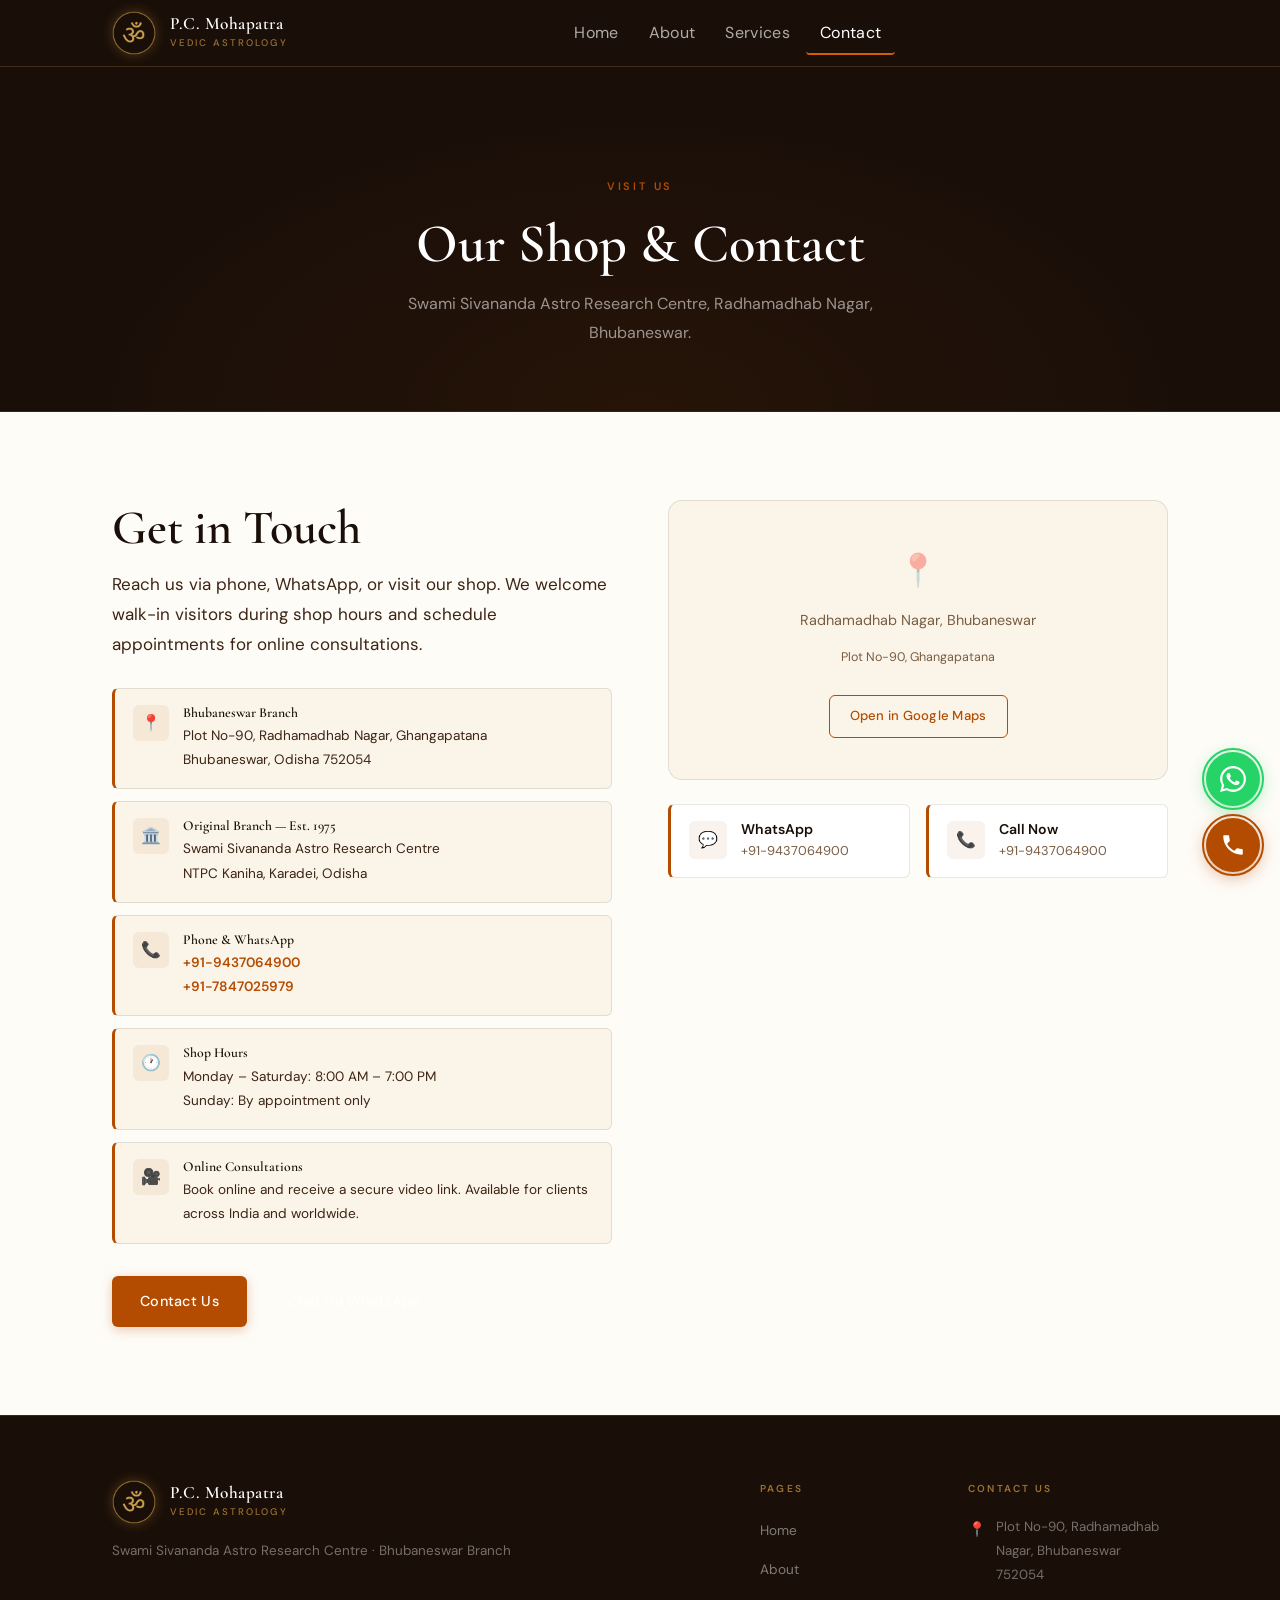
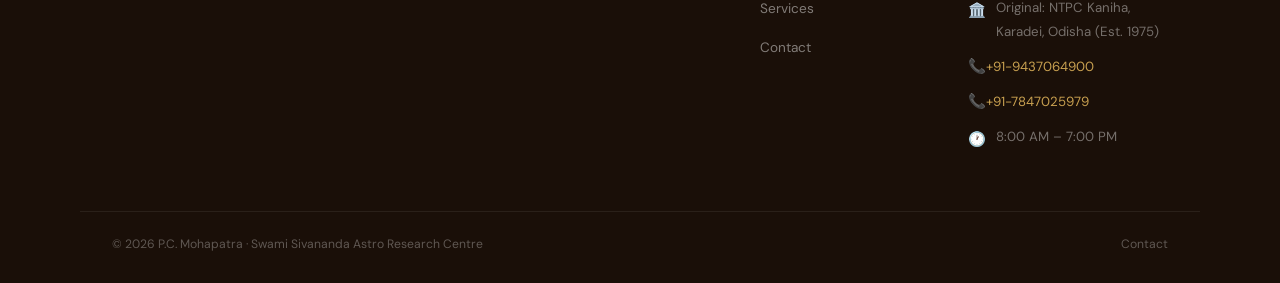
<file: pages/contact.html>
<!DOCTYPE html>
<html lang="en">
<head>
  <link rel="icon" type="image/png" href="../favicon.png">
  <link rel="apple-touch-icon" href="../favicon.png">
  <meta charset="UTF-8">
  <meta name="viewport" content="width=device-width, initial-scale=1.0">
  <title>Contact P.C. Mohapatra | Astrologer in Radhamadhab Nagar, Bhubaneswar</title>
  <meta name="description" content="Book a consultation or visit P.C. Mohapatra at Plot No-90, Radhamadhab Nagar, Bhubaneswar, Odisha. Open daily 8 AM – 7 PM. Call +91-9437064900.">
  <link rel="preconnect" href="https://fonts.googleapis.com">
  <link rel="preconnect" href="https://fonts.gstatic.com" crossorigin>
  <link href="https://fonts.googleapis.com/css2?family=Cormorant+Garamond:ital,wght@0,400;0,500;0,600;0,700;1,400;1,600&family=DM+Sans:wght@300;400;500;600&display=swap" rel="stylesheet">
  <link rel="stylesheet" href="../css/style.css?v=5">
</head>
<body>

<header class="site-header" id="site-header">
  <div class="container header-wrap">
    <a href="../index.html" class="brand">
      <img src="../favicon.png" width="44" height="44" alt="ॐ" class="om-icon" style="border-radius:50%;">
      <div>
        <span class="brand-name">P.C. Mohapatra</span>
        <span class="brand-role">Vedic Astrology</span>
      </div>
    </a>
    <nav class="nav-links" id="nav-links">
      <a href="../index.html">Home</a>
      <a href="about.html">About</a>
      <a href="services.html">Services</a>
      <a href="contact.html" class="active">Contact</a>
    </nav>
    <div class="header-actions">
      <span class="nav-btn-wrap" style="display:none">
        <a href="contact.html" class="btn btn-primary btn-sm">Contact Us</a>
      </span>
      <button class="mobile-toggle" id="mobile-toggle" aria-label="Open menu" aria-expanded="false">
        <span></span><span></span><span></span>
      </button>
    </div>
  </div>
</header>
<section class="page-hero">
  <div class="container text-center">
    <span class="kicker">Visit Us</span>
    <h1>Our Shop &amp; Contact</h1>
    <p class="deck">Swami Sivananda Astro Research Centre, Radhamadhab Nagar, Bhubaneswar.</p>
  </div>
</section>
<section class="contact pad" id="contact">
  <div class="container">
    <div class="contact-grid">

      <div class="contact-block reveal">
        <h2>Get in Touch</h2>
        <p style="margin-top:12px;">Reach us via phone, WhatsApp, or visit our shop. We welcome walk-in visitors during shop hours and schedule appointments for online consultations.</p>

        <div class="contact-items">
          <div class="contact-item">
            <div class="contact-mark">📍</div>
            <div>
              <h4>Bhubaneswar Branch</h4>
              <p>Plot No-90, Radhamadhab Nagar, Ghangapatana<br>Bhubaneswar, Odisha 752054</p>
            </div>
          </div>
          <div class="contact-item">
            <div class="contact-mark">🏛️</div>
            <div>
              <h4>Original Branch — Est. 1975</h4>
              <p>Swami Sivananda Astro Research Centre<br>NTPC Kaniha, Karadei, Odisha</p>
            </div>
          </div>
          <div class="contact-item">
            <div class="contact-mark">📞</div>
            <div>
              <h4>Phone &amp; WhatsApp</h4>
              <p>
                <a href="https://wa.me/919437064900">+91-9437064900</a><br>
                <a href="https://wa.me/917847025979">+91-7847025979</a>
              </p>
            </div>
          </div>
          <div class="contact-item">
            <div class="contact-mark">🕐</div>
            <div>
              <h4>Shop Hours</h4>
              <p>Monday – Saturday: 8:00 AM – 7:00 PM<br>Sunday: By appointment only</p>
            </div>
          </div>
          <div class="contact-item">
            <div class="contact-mark">🎥</div>
            <div>
              <h4>Online Consultations</h4>
              <p>Book online and receive a secure video link. Available for clients across India and worldwide.</p>
            </div>
          </div>
        </div>

        <div style="margin-top:32px;display:flex;gap:12px;flex-wrap:wrap;">
          <a href="contact.html" class="btn btn-primary">Contact Us</a>
          <a href="https://wa.me/919437064900" class="btn btn-ghost" target="_blank" rel="noopener">Chat on WhatsApp</a>
        </div>
      </div>

      <div class="reveal">
        <div class="map-wrap">
          <span class="map-icon">📍</span>
          <span>Radhamadhab Nagar, Bhubaneswar</span>
          <span style="font-size:0.78rem;color:var(--text-dim);margin-top:4px;">Plot No-90, Ghangapatana</span>
          <a href="https://maps.google.com/?q=Radhamadhab+Nagar+Bhubaneswar+Odisha" target="_blank" rel="noopener" class="btn btn-outline btn-sm" style="margin-top:16px;">Open in Google Maps</a>
        </div>
        <div style="display:flex;gap:16px;margin-top:24px;flex-wrap:wrap;">
          <a href="https://wa.me/919437064900" class="info-block" style="flex:1;min-width:140px;text-decoration:none;" target="_blank" rel="noopener">
            <div class="info-icon">💬</div>
            <div><h4>WhatsApp</h4><p>+91-9437064900</p></div>
          </a>
          <a href="tel:+919437064900" class="info-block" style="flex:1;min-width:140px;text-decoration:none;">
            <div class="info-icon">📞</div>
            <div><h4>Call Now</h4><p>+91-9437064900</p></div>
          </a>
        </div>
      </div>

    </div>
  </div>
</section>

<div class="float-actions" id="float-actions">
  <a href="https://wa.me/919437064900" class="float-btn float-whatsapp" target="_blank" rel="noopener" aria-label="Chat on WhatsApp">
    <div class="float-ring"></div>
    <span class="float-label">WhatsApp</span>
    <svg xmlns="http://www.w3.org/2000/svg" viewBox="0 0 24 24">
      <path d="M.057 24l1.687-6.163A11.925 11.925 0 0 1 .057 12.004C.06 5.373 5.433 0 12.062 0c3.187.001 6.18 1.244 8.429 3.498 2.247 2.253 3.483 5.249 3.481 8.436-.003 6.628-5.376 12.004-12.004 12.004a11.95 11.95 0 0 1-5.713-1.452L.057 24zm6.597-3.807c1.676.995 3.276 1.591 5.392 1.592 5.447 0 9.886-4.434 9.889-9.885.002-5.461-4.415-9.89-9.881-9.892C6.613 2.008 2.17 6.44 2.169 11.9c-.001 2.225.651 3.891 1.746 5.634l-.999 3.648 3.738-.989zm11.387-5.464c-.074-.124-.272-.198-.57-.347-.297-.149-1.758-.867-2.03-.967-.273-.099-.471-.148-.67.15-.197.297-.767.966-.94 1.164-.173.199-.347.223-.644.075-.297-.149-1.255-.463-2.39-1.475-.883-.788-1.48-1.761-1.653-2.059-.173-.297-.018-.458.13-.606.134-.133.298-.347.446-.521.149-.173.198-.297.298-.496.099-.198.05-.372-.025-.521-.075-.149-.669-1.611-.916-2.206-.242-.579-.487-.501-.669-.51a12.8 12.8 0 0 0-.57-.01c-.198 0-.52.074-.792.372-.272.297-1.04 1.016-1.04 2.479 0 1.462 1.065 2.875 1.213 3.074.148.198 2.095 3.2 5.076 4.487.709.306 1.263.489 1.694.626.712.227 1.36.195 1.871.118.571-.085 1.758-.719 2.006-1.413.248-.695.248-1.29.173-1.414z"/>
    </svg>
  </a>
  <a href="tel:+919437064900" class="float-btn float-call" aria-label="Call us">
    <div class="float-ring"></div>
    <span class="float-label">Call Now</span>
    <svg xmlns="http://www.w3.org/2000/svg" viewBox="0 0 24 24">
      <path d="M6.6 10.8c1.4 2.8 3.8 5.1 6.6 6.6l2.2-2.2c.3-.3.7-.4 1-.2 1.1.4 2.3.6 3.6.6.6 0 1 .4 1 1V20c0 .6-.4 1-1 1C10.6 21 3 13.4 3 4c0-.6.4-1 1-1h3.5c.6 0 1 .4 1 1 0 1.3.2 2.5.6 3.6.1.3 0 .7-.3 1l-2.2 2.2z"/>
    </svg>
  </a>
</div>
<footer class="site-footer">
  <div class="container foot-grid">
    <div class="foot-brand reveal">
      <div class="brand" style="margin-bottom:16px;">
        <img src="../favicon.png" width="44" height="44" alt="ॐ" class="om-icon" style="border-radius:50%;">
        <div>
          <span class="brand-name">P.C. Mohapatra</span>
          <span class="brand-role">Vedic Astrology</span>
        </div>
      </div>
      <p>Swami Sivananda Astro Research Centre · Bhubaneswar Branch</p>
    </div>
    <div class="foot-links reveal">
      <div class="foot-head">Pages</div>
      <ul>
        <li><a href="../index.html">Home</a></li>
        <li><a href="about.html">About</a></li>
        <li><a href="services.html">Services</a></li>
        <li><a href="contact.html">Contact</a></li>
      </ul>
    </div>
    <div class="foot-contact reveal">
      <div class="foot-head">Contact Us</div>
      <p><span class="f-icon">📍</span>Plot No-90, Radhamadhab Nagar, Bhubaneswar 752054</p>
      <p><span class="f-icon">🏛️</span>Original: NTPC Kaniha, Karadei, Odisha (Est. 1975)</p>
      <p><a href="tel:+919437064900"><span class="f-icon">📞</span>+91-9437064900</a></p>
      <p><a href="tel:+917847025979"><span class="f-icon">📞</span>+91-7847025979</a></p>
      <p><span class="f-icon">🕐</span>8:00 AM – 7:00 PM</p>
    </div>
  </div>
  <div class="container foot-bottom">
    <span>© 2026 P.C. Mohapatra · Swami Sivananda Astro Research Centre</span>
    <div style="display:flex;gap:20px;">
      <a href="contact.html">Contact</a>
    </div>
  </div>
</footer>

<button class="top-btn" id="topBtn" aria-label="Back to top">↑</button>
<script src="../js/main.js?v=4"></script>
</body>
</html>
</file>
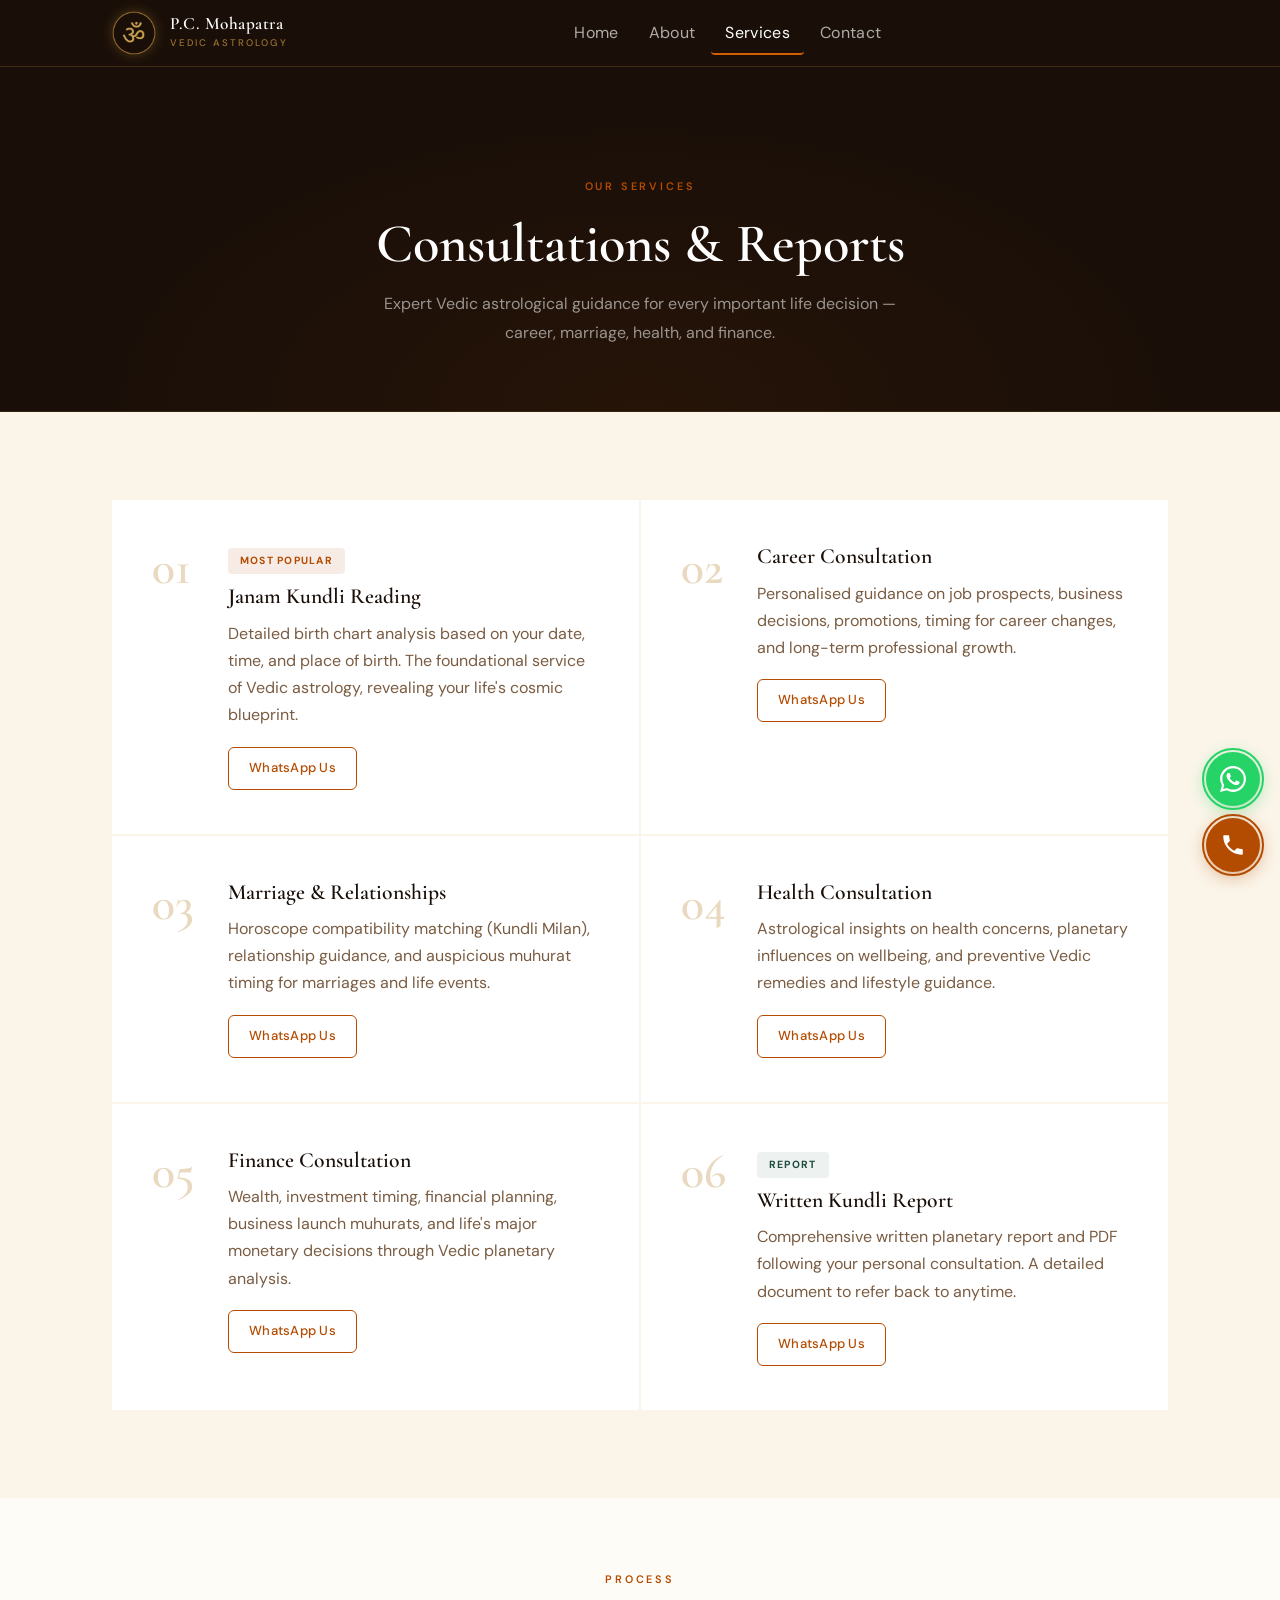
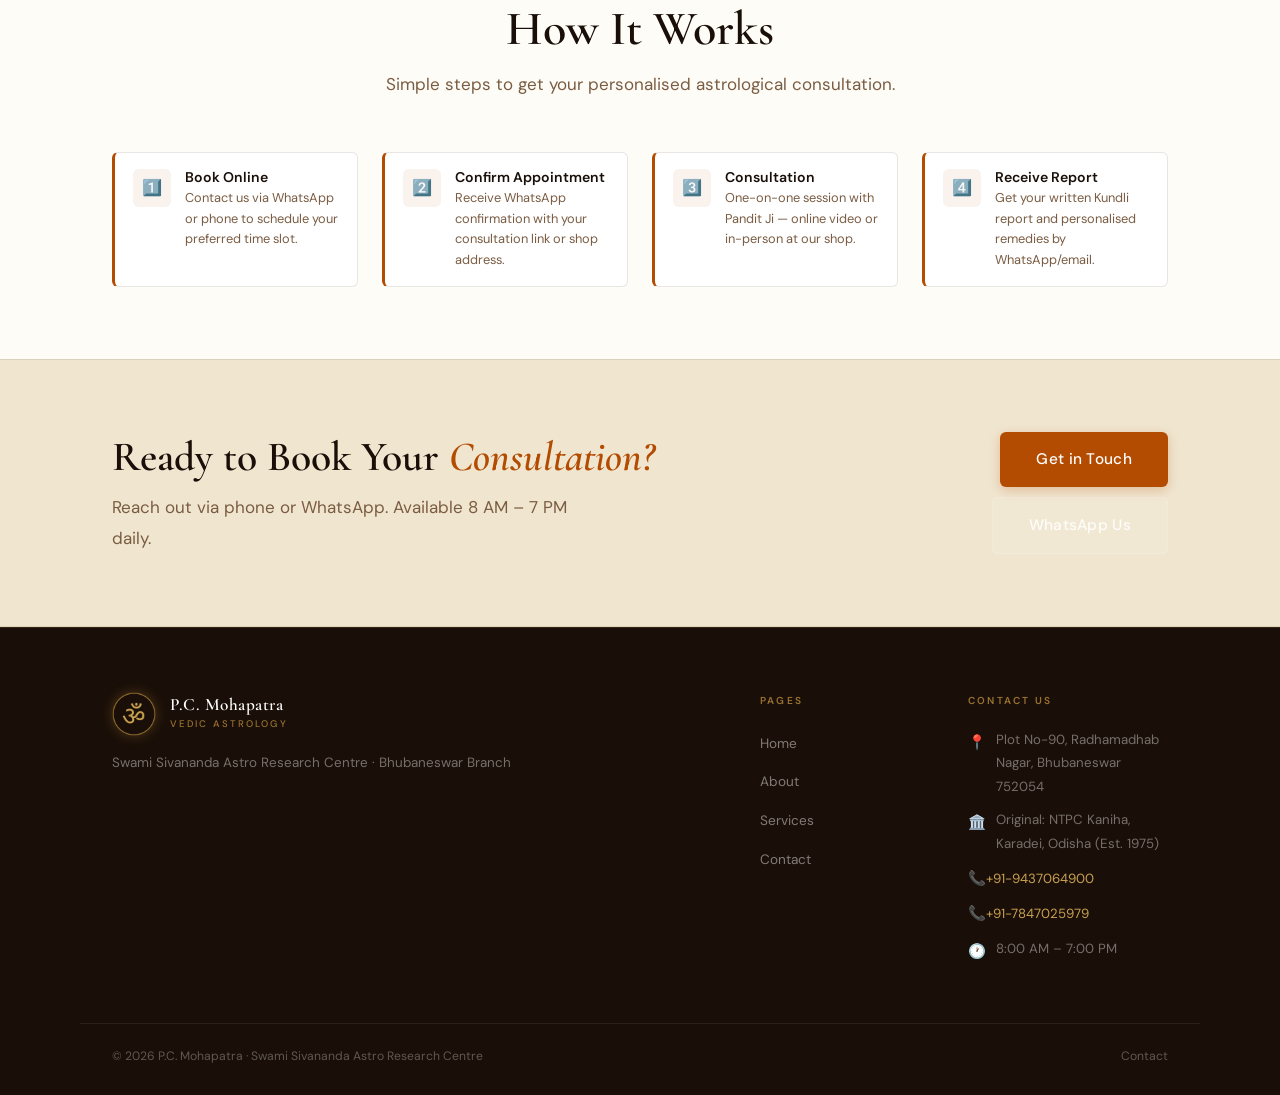
<file: pages/services.html>
<!DOCTYPE html>
<html lang="en">
<head>
  <link rel="icon" type="image/png" href="../favicon.png">
  <link rel="apple-touch-icon" href="../favicon.png">
  <meta charset="UTF-8">
  <meta name="viewport" content="width=device-width, initial-scale=1.0">
  <title>Vedic Astrology Services & Janam Kundli | P.C. Mohapatra Odisha</title>
  <meta name="description" content="Get accurate Janam Kundli reading, marriage compatibility, career, health & finance consultations with P.C. Mohapatra in Odisha. Available online & in-person.">
  <link rel="preconnect" href="https://fonts.googleapis.com">
  <link rel="preconnect" href="https://fonts.gstatic.com" crossorigin>
  <link href="https://fonts.googleapis.com/css2?family=Cormorant+Garamond:ital,wght@0,400;0,500;0,600;0,700;1,400;1,600&family=DM+Sans:wght@300;400;500;600&display=swap" rel="stylesheet">
  <link rel="stylesheet" href="../css/style.css?v=5">
</head>
<body>

<header class="site-header" id="site-header">
  <div class="container header-wrap">
    <a href="../index.html" class="brand">
      <img src="../favicon.png" width="44" height="44" alt="ॐ" class="om-icon" style="border-radius:50%;">
      <div>
        <span class="brand-name">P.C. Mohapatra</span>
        <span class="brand-role">Vedic Astrology</span>
      </div>
    </a>
    <nav class="nav-links" id="nav-links">
      <a href="../index.html">Home</a>
      <a href="about.html">About</a>
      <a href="services.html" class="active">Services</a>
      <a href="contact.html">Contact</a>
    </nav>
    <div class="header-actions">
      <span class="nav-btn-wrap" style="display:none">
        <a href="contact.html" class="btn btn-primary btn-sm">Contact Us</a>
      </span>
      <button class="mobile-toggle" id="mobile-toggle" aria-label="Open menu" aria-expanded="false">
        <span></span><span></span><span></span>
      </button>
    </div>
  </div>
</header>
<section class="page-hero">
  <div class="container text-center">
    <span class="kicker">Our Services</span>
    <h1>Consultations &amp; Reports</h1>
    <p class="deck">Expert Vedic astrological guidance for every important life decision — career, marriage, health, and finance.</p>
  </div>
</section>
<section class="services pad" id="services">
  <div class="container">
    <div class="services-grid">

      <div class="service-item reveal">
        <div class="s-num">01</div>
        <div class="s-body">
          <div class="s-tag popular">Most Popular</div>
          <h3>Janam Kundli Reading</h3>
          <p>Detailed birth chart analysis based on your date, time, and place of birth. The foundational service of Vedic astrology, revealing your life's cosmic blueprint.</p>
          <a href="https://wa.me/919437064900" class="btn btn-outline btn-sm" target="_blank" rel="noopener">WhatsApp Us</a>
        </div>
      </div>

      <div class="service-item reveal">
        <div class="s-num">02</div>
        <div class="s-body">
          <h3>Career Consultation</h3>
          <p>Personalised guidance on job prospects, business decisions, promotions, timing for career changes, and long-term professional growth.</p>
          <a href="https://wa.me/919437064900" class="btn btn-outline btn-sm" target="_blank" rel="noopener">WhatsApp Us</a>
        </div>
      </div>

      <div class="service-item reveal">
        <div class="s-num">03</div>
        <div class="s-body">
          <h3>Marriage &amp; Relationships</h3>
          <p>Horoscope compatibility matching (Kundli Milan), relationship guidance, and auspicious muhurat timing for marriages and life events.</p>
          <a href="https://wa.me/919437064900" class="btn btn-outline btn-sm" target="_blank" rel="noopener">WhatsApp Us</a>
        </div>
      </div>

      <div class="service-item reveal">
        <div class="s-num">04</div>
        <div class="s-body">
          <h3>Health Consultation</h3>
          <p>Astrological insights on health concerns, planetary influences on wellbeing, and preventive Vedic remedies and lifestyle guidance.</p>
          <a href="https://wa.me/919437064900" class="btn btn-outline btn-sm" target="_blank" rel="noopener">WhatsApp Us</a>
        </div>
      </div>

      <div class="service-item reveal">
        <div class="s-num">05</div>
        <div class="s-body">
          <h3>Finance Consultation</h3>
          <p>Wealth, investment timing, financial planning, business launch muhurats, and life's major monetary decisions through Vedic planetary analysis.</p>
          <a href="https://wa.me/919437064900" class="btn btn-outline btn-sm" target="_blank" rel="noopener">WhatsApp Us</a>
        </div>
      </div>

      <div class="service-item reveal">
        <div class="s-num">06</div>
        <div class="s-body">
          <div class="s-tag new">Report</div>
          <h3>Written Kundli Report</h3>
          <p>Comprehensive written planetary report and PDF following your personal consultation. A detailed document to refer back to anytime.</p>
          <a href="https://wa.me/919437064900" class="btn btn-outline btn-sm" target="_blank" rel="noopener">WhatsApp Us</a>
        </div>
      </div>

    </div>
  </div>
</section>

<section style="background:var(--slate);padding:72px 0;">
  <div class="container">
    <div class="section-head center reveal">
      <span class="kicker">Process</span>
      <h2>How It Works</h2>
      <p class="deck">Simple steps to get your personalised astrological consultation.</p>
    </div>
    <div style="display:grid;grid-template-columns:repeat(auto-fit,minmax(220px,1fr));gap:24px;margin-top:48px;">
      <div class="info-block reveal">
        <div class="info-icon">1️⃣</div>
        <div>
          <h4>Book Online</h4>
          <p>Contact us via WhatsApp or phone to schedule your preferred time slot.</p>
        </div>
      </div>
      <div class="info-block reveal">
        <div class="info-icon">2️⃣</div>
        <div>
          <h4>Confirm Appointment</h4>
          <p>Receive WhatsApp confirmation with your consultation link or shop address.</p>
        </div>
      </div>
      <div class="info-block reveal">
        <div class="info-icon">3️⃣</div>
        <div>
          <h4>Consultation</h4>
          <p>One-on-one session with Pandit Ji — online video or in-person at our shop.</p>
        </div>
      </div>
      <div class="info-block reveal">
        <div class="info-icon">4️⃣</div>
        <div>
          <h4>Receive Report</h4>
          <p>Get your written Kundli report and personalised remedies by WhatsApp/email.</p>
        </div>
      </div>
    </div>
  </div>
</section>

<section class="cta-band">
  <div class="container">
    <div class="cta-inner reveal">
      <div>
        <h2>Ready to Book Your <em>Consultation?</em></h2>
        <p>Reach out via phone or WhatsApp. Available 8 AM – 7 PM daily.</p>
      </div>
      <div class="cta-actions">
        <a href="contact.html" class="btn btn-primary btn-large">Get in Touch</a>
        <a href="https://wa.me/919437064900" class="btn btn-ghost btn-large" target="_blank" rel="noopener">WhatsApp Us</a>
      </div>
    </div>
  </div>
</section>

<div class="float-actions" id="float-actions">
  <a href="https://wa.me/919437064900" class="float-btn float-whatsapp" target="_blank" rel="noopener" aria-label="Chat on WhatsApp">
    <div class="float-ring"></div>
    <span class="float-label">WhatsApp</span>
    <svg xmlns="http://www.w3.org/2000/svg" viewBox="0 0 24 24">
      <path d="M.057 24l1.687-6.163A11.925 11.925 0 0 1 .057 12.004C.06 5.373 5.433 0 12.062 0c3.187.001 6.18 1.244 8.429 3.498 2.247 2.253 3.483 5.249 3.481 8.436-.003 6.628-5.376 12.004-12.004 12.004a11.95 11.95 0 0 1-5.713-1.452L.057 24zm6.597-3.807c1.676.995 3.276 1.591 5.392 1.592 5.447 0 9.886-4.434 9.889-9.885.002-5.461-4.415-9.89-9.881-9.892C6.613 2.008 2.17 6.44 2.169 11.9c-.001 2.225.651 3.891 1.746 5.634l-.999 3.648 3.738-.989zm11.387-5.464c-.074-.124-.272-.198-.57-.347-.297-.149-1.758-.867-2.03-.967-.273-.099-.471-.148-.67.15-.197.297-.767.966-.94 1.164-.173.199-.347.223-.644.075-.297-.149-1.255-.463-2.39-1.475-.883-.788-1.48-1.761-1.653-2.059-.173-.297-.018-.458.13-.606.134-.133.298-.347.446-.521.149-.173.198-.297.298-.496.099-.198.05-.372-.025-.521-.075-.149-.669-1.611-.916-2.206-.242-.579-.487-.501-.669-.51a12.8 12.8 0 0 0-.57-.01c-.198 0-.52.074-.792.372-.272.297-1.04 1.016-1.04 2.479 0 1.462 1.065 2.875 1.213 3.074.148.198 2.095 3.2 5.076 4.487.709.306 1.263.489 1.694.626.712.227 1.36.195 1.871.118.571-.085 1.758-.719 2.006-1.413.248-.695.248-1.29.173-1.414z"/>
    </svg>
  </a>
  <a href="tel:+919437064900" class="float-btn float-call" aria-label="Call us">
    <div class="float-ring"></div>
    <span class="float-label">Call Now</span>
    <svg xmlns="http://www.w3.org/2000/svg" viewBox="0 0 24 24">
      <path d="M6.6 10.8c1.4 2.8 3.8 5.1 6.6 6.6l2.2-2.2c.3-.3.7-.4 1-.2 1.1.4 2.3.6 3.6.6.6 0 1 .4 1 1V20c0 .6-.4 1-1 1C10.6 21 3 13.4 3 4c0-.6.4-1 1-1h3.5c.6 0 1 .4 1 1 0 1.3.2 2.5.6 3.6.1.3 0 .7-.3 1l-2.2 2.2z"/>
    </svg>
  </a>
</div>
<footer class="site-footer">
  <div class="container foot-grid">
    <div class="foot-brand reveal">
      <div class="brand" style="margin-bottom:16px;">
        <img src="../favicon.png" width="44" height="44" alt="ॐ" class="om-icon" style="border-radius:50%;">
        <div>
          <span class="brand-name">P.C. Mohapatra</span>
          <span class="brand-role">Vedic Astrology</span>
        </div>
      </div>
      <p>Swami Sivananda Astro Research Centre · Bhubaneswar Branch</p>
    </div>
    <div class="foot-links reveal">
      <div class="foot-head">Pages</div>
      <ul>
        <li><a href="../index.html">Home</a></li>
        <li><a href="about.html">About</a></li>
        <li><a href="services.html">Services</a></li>
        <li><a href="contact.html">Contact</a></li>
      </ul>
    </div>
    <div class="foot-contact reveal">
      <div class="foot-head">Contact Us</div>
      <p><span class="f-icon">📍</span>Plot No-90, Radhamadhab Nagar, Bhubaneswar 752054</p>
      <p><span class="f-icon">🏛️</span>Original: NTPC Kaniha, Karadei, Odisha (Est. 1975)</p>
      <p><a href="tel:+919437064900"><span class="f-icon">📞</span>+91-9437064900</a></p>
      <p><a href="tel:+917847025979"><span class="f-icon">📞</span>+91-7847025979</a></p>
      <p><span class="f-icon">🕐</span>8:00 AM – 7:00 PM</p>
    </div>
  </div>
  <div class="container foot-bottom">
    <span>© 2026 P.C. Mohapatra · Swami Sivananda Astro Research Centre</span>
    <div style="display:flex;gap:20px;">
      <a href="contact.html">Contact</a>
    </div>
  </div>
</footer>

<button class="top-btn" id="topBtn" aria-label="Back to top">↑</button>
<script src="../js/main.js?v=4"></script>
</body>
</html>
</file>
<file: css/style.css>
/* ==========================================================================
   P.C. Mohapatra | Vedic Astrology
   Editorial · Heritage · Human — NOT a template, NOT AI-generated
   ========================================================================== */

@import url('https://fonts.googleapis.com/css2?family=Cormorant+Garamond:ital,wght@0,400;0,500;0,600;0,700;1,400;1,600&family=DM+Sans:wght@300;400;500;600&family=Libre+Baskerville:ital,wght@0,400;0,700;1,400&family=Noto+Sans+Devanagari:wght@400;700&display=swap');

*, *::before, *::after { margin:0; padding:0; box-sizing:border-box; }
html { scroll-behavior:smooth; }

:root {
  --ink:        #1A0F08;
  --ink-mid:    #3D2415;
  --ink-light:  #7A5C42;
  --parch:      #FBF5E9;
  --parch-dark: #F0E6D0;
  --parch-mid:  #E8D9BF;
  --rust:       #B34B00;
  --rust-lt:    #D45F00;
  --gold:       #9A7230;
  --gold-lt:    #C8A050;
  --teal:       #1D4B3E;
  --cream:      #FEFCF7;
  --white:      #FFFFFF;
  --border:     rgba(26,15,8,0.1);
  --r:          6px;
  --r-lg:       14px;
  --sh:         0 2px 16px rgba(26,15,8,0.08);
  --sh-lg:      0 12px 48px rgba(26,15,8,0.14);
  --t:          0.22s ease;
}

body {
  font-family: 'DM Sans', system-ui, sans-serif;
  font-size: 17px;
  background: var(--cream);
  color: var(--ink);
  line-height: 1.75;
  -webkit-font-smoothing: antialiased;
  overflow-x: hidden;
}

h1,h2,h3,h4,h5 {
  font-family: 'Cormorant Garamond', Georgia, serif;
  color: var(--ink);
  line-height: 1.18;
  font-weight: 600;
}
h1 { font-size: clamp(2.6rem,5.5vw,4.2rem); }
h2 { font-size: clamp(2rem,4vw,3rem); }
h3 { font-size: clamp(1.2rem,2vw,1.5rem); }
p { color: var(--ink-mid); line-height: 1.78; }
a { text-decoration:none; color:inherit; transition:color var(--t); }
ul { list-style:none; }
img { max-width:100%; display:block; }

.container { max-width:1120px; margin:0 auto; padding:0 32px; }
.pad { padding:88px 0; }

/* ── BUTTONS ────────────────────────────────────────────────────────────── */
.btn {
  display:inline-flex; align-items:center; justify-content:center; gap:8px;
  padding:12px 28px; border-radius:var(--r);
  font-family:'DM Sans',sans-serif; font-weight:500; font-size:0.9rem;
  letter-spacing:0.02em; border:none; cursor:pointer;
  transition:all var(--t); white-space:nowrap;
}
.btn-primary   { background:var(--rust); color:#fff; box-shadow:0 3px 12px rgba(179,75,0,0.28); }
.btn-primary:hover { background:var(--rust-lt); transform:translateY(-2px); box-shadow:0 6px 20px rgba(179,75,0,0.36); }
.btn-outline   { background:transparent; color:var(--rust); border:1.5px solid var(--rust); }
.btn-outline:hover { background:var(--rust); color:#fff; transform:translateY(-2px); }
.btn-dark      { background:var(--ink); color:var(--parch); border:1px solid rgba(255,255,255,0.1); }
.btn-dark:hover { background:var(--ink-mid); transform:translateY(-2px); }
.btn-ghost     { background:rgba(255,255,255,0.08); color:rgba(255,255,255,0.88); border:1px solid rgba(255,255,255,0.15); }
.btn-ghost:hover { background:rgba(255,255,255,0.15); }
.btn-large { padding:14px 36px; font-size:0.96rem; }
.btn-sm    { padding:9px 20px; font-size:0.82rem; }

/* ── ORNAMENT LINE ──────────────────────────────────────────────────────── */
.ornament {
  display:flex; align-items:center; gap:14px;
  margin:0 auto 20px; width:fit-content;
}
.ornament::before,.ornament::after {
  content:''; height:1px; width:48px;
  background:var(--rust); opacity:0.4;
}
.ornament-sym { color:var(--rust); font-size:0.9rem; opacity:0.7; }

/* ── KICKER LABEL ───────────────────────────────────────────────────────── */
.kicker {
  font-family:'DM Sans',sans-serif;
  font-size:0.68rem; font-weight:600; letter-spacing:0.26em;
  text-transform:uppercase; color:var(--rust); display:block; margin-bottom:12px;
}
.kicker-teal { color:var(--teal); }

/* ── SECTION HEAD ───────────────────────────────────────────────────────── */
.section-head { margin-bottom:52px; }
.section-head.center { text-align:center; }
.section-head h2 { margin-bottom:12px; }
.section-head .deck { color:var(--ink-light); max-width:560px; }
.section-head.center .deck { margin:0 auto; }

/* ═══════════════════════════════════════════════════════════════════════════
   HEADER
   ═══════════════════════════════════════════════════════════════════════════ */
.site-header {
  position:sticky; top:0; z-index:100;
  background:var(--ink);
  border-bottom:1px solid rgba(154,114,48,0.3);
  transition:box-shadow var(--t);
}
.site-header.scrolled { box-shadow:0 4px 24px rgba(0,0,0,0.35); }

.header-wrap {
  display:flex; align-items:center; justify-content:space-between;
  height:66px; gap:16px;
}

/* Brand */
.brand { display:flex; align-items:center; gap:14px; flex-shrink:0; }
.brand-mark, .om-icon {
  width:44px; height:44px; flex-shrink:0; display:block;
  filter:drop-shadow(0 0 6px rgba(154,114,48,0.4));
}
.brand-name {
  font-family:'Cormorant Garamond',serif; font-size:1.08rem; font-weight:600;
  color:#fff; letter-spacing:0.03em; display:block; line-height:1.2;
}
.brand-role {
  font-size:0.6rem; font-weight:500; letter-spacing:0.22em;
  text-transform:uppercase; color:var(--gold); display:block;
}

/* Nav */
.nav-links { display:flex; gap:2px; }
.nav-links a {
  font-size:1rem; font-weight:400; letter-spacing:0.02em;
  color:rgba(255,255,255,0.65); padding:8px 14px; border-radius:4px;
  transition:all var(--t);
}
.nav-links a:hover { color:#fff; }
.nav-links a.active { color:#fff; border-bottom:2px solid var(--rust-lt); padding-bottom:6px; }

.header-actions { display:flex; align-items:center; gap:10px; flex-shrink:0; }
.nav-btn-wrap .btn { font-size:0.8rem; padding:8px 20px; }

.contact-btn {
  width:36px; height:36px; border-radius:50%;
  display:flex; align-items:center; justify-content:center;
  font-size:0.95rem; border:1px solid rgba(255,255,255,0.1);
  color:rgba(255,255,255,0.5); transition:all var(--t);
}
.contact-btn.whatsapp { color:#25D366; border-color:rgba(37,211,102,0.25); }
.contact-btn.whatsapp:hover { background:#25D366; color:#fff; transform:scale(1.1); }
.contact-btn.phone { color:var(--gold-lt); border-color:rgba(154,114,48,0.3); }
.contact-btn.phone:hover { background:var(--rust); color:#fff; border-color:var(--rust); transform:scale(1.1); }

.mobile-toggle {
  display:none; background:none; border:none; cursor:pointer;
  flex-direction:column; gap:5px; padding:4px;
}
.mobile-toggle span {
  display:block; width:22px; height:1.5px;
  background:rgba(255,255,255,0.65); border-radius:2px; transition:all var(--t);
}
.mobile-toggle.open span:nth-child(1) { transform:rotate(45deg) translate(5px,5px); }
.mobile-toggle.open span:nth-child(2) { opacity:0; }
.mobile-toggle.open span:nth-child(3) { transform:rotate(-45deg) translate(5px,-5px); }

/* ═══════════════════════════════════════════════════════════════════════════
   HERO — Full-width with video background
   ═══════════════════════════════════════════════════════════════════════════ */
.hero {
  position:relative;
  min-height:calc(100vh - 66px);
  display:flex; align-items:center;
  background:var(--ink);
  overflow:hidden;
}

/* Video fills full hero background — clearly visible */
.hero-bg-video {
  position:absolute; inset:0;
  width:100%; height:100%;
  object-fit:cover;
  display:block; z-index:0;
  opacity:0.9;
  /*
    mix-blend-mode: luminosity strips the green completely.
    Only the video brightness pattern is used — the zodiac wheel appears
    as a warm amber/dark tone matching the hero background. Zero green.
  */
  mix-blend-mode: luminosity;
  filter:brightness(0.75) contrast(1.1);
}

/* Gradient overlay — heavy dark on left so text is readable, fades to transparent on right so video shows */
.hero::after {
  content:''; position:absolute; inset:0; z-index:1;
  background:
    linear-gradient(to right,
      rgba(26,15,8,0.92) 0%,
      rgba(26,15,8,0.70) 40%,
      rgba(26,15,8,0.25) 70%,
      rgba(26,15,8,0.08) 100%
    );
  pointer-events:none;
}

/* Content sits above overlays */
.hero-left {
  position:relative; z-index:2;
  width:100%; padding:88px 0;
}
.hero-left::before { display:none; }
.hero-left::after  { display:none; }

/* No photo column */
.hero-right        { display:none; }
.hero-photo-main   { display:none; }
.hero-bg-video     {} /* already defined above */
.hero-credential   { display:none; }

/* Badge */
.hero-badge {
  display:inline-flex; align-items:center; gap:8px;
  font-size:0.68rem; font-weight:600; letter-spacing:0.22em;
  text-transform:uppercase; color:var(--gold-lt);
  margin-bottom:28px; opacity:0.85;
}
.hero-badge .dot {
  width:5px; height:5px; border-radius:50%;
  background:var(--rust-lt); animation:blink 2.4s ease-in-out infinite;
}
@keyframes blink { 0%,100%{opacity:1} 50%{opacity:0.25} }

/* Headline */
.hero h1 {
  color:#fff; font-size:clamp(2.8rem,4.5vw,4.6rem);
  font-weight:600; margin-bottom:10px;
  max-width:700px;
}
.hero h1 em {
  display:block; font-style:italic;
  color:var(--gold-lt); font-weight:400;
  font-size:0.6em; letter-spacing:0.03em; margin-top:6px;
}

/* Est line */
.hero-est {
  font-size:0.75rem; font-weight:600; letter-spacing:0.18em;
  text-transform:uppercase; color:var(--rust-lt);
  margin-bottom:22px; opacity:0.8;
}

.hero-lead {
  color:rgba(255,255,255,0.6); font-size:1rem;
  line-height:1.82; margin-bottom:36px; max-width:520px;
}
.hero-lead strong { color:var(--gold-lt); font-weight:500; }

.hero-actions { display:flex; gap:12px; flex-wrap:wrap; margin-bottom:48px; }

/* Stat row */
.hero-stats {
  display:flex; gap:36px; flex-wrap:wrap;
  padding-top:24px; border-top:1px solid rgba(255,255,255,0.08);
}
.hero-stat .num {
  display:block; font-family:'Cormorant Garamond',serif;
  font-size:2rem; font-weight:700; color:var(--gold-lt); line-height:1;
}
.hero-stat .lbl {
  font-size:0.65rem; letter-spacing:0.14em; text-transform:uppercase;
  color:rgba(255,255,255,0.4); margin-top:5px; display:block;
}




/* ═══════════════════════════════════════════════════════════════════════════
   TRUST STRIP
   ═══════════════════════════════════════════════════════════════════════════ */
.trust-strip {
  background:var(--rust);
  padding:0;
  overflow:hidden;
  /* clip so the scrolling strip never shows outside bounds */
  /* no edge mask — clean on mobile */
}
.trust-scroll {
  /* Single row containing BOTH duplicate sets — moves together as one unit */
  display:flex;
  width:max-content;
  animation:marquee 28s linear infinite;
}
/* marquee never pauses on hover */
/* Both .trust-items sit side-by-side in that single row — no individual animation */
.trust-items {
  display:flex;
  align-items:center;
  flex-shrink:0;
}
@keyframes marquee {
  from { transform:translateX(0); }
  to   { transform:translateX(-50%); }  /* -50% = exactly one copy → seamless */
}
.trust-item {
  display:inline-flex; align-items:center; gap:10px; padding:13px 32px;
  font-size:0.73rem; font-weight:600; letter-spacing:0.1em;
  text-transform:uppercase; color:rgba(255,255,255,0.92);
  white-space:nowrap;
}
.trust-item .t-sep { color:rgba(255,255,255,0.35); margin:0 2px; }

/* ═══════════════════════════════════════════════════════════════════════════
   ABOUT — Staggered editorial layout
   ═══════════════════════════════════════════════════════════════════════════ */
.about { background:var(--cream); }

.about-wrap {
  display:grid; grid-template-columns:400px 1fr;
  gap:80px; align-items:start;
}

/* Photo */
.about-photo-col { position:relative; top:auto; }
.about-photo-frame {
  position:relative;
}
/* no offset border */
.about-photo {
  width:100%; border-radius:var(--r-lg);
  object-fit:cover; object-position:center top; aspect-ratio:3/4;
  filter:contrast(1.03) brightness(1.01);
}
.photo-placeholder {
  width:100%; aspect-ratio:3/4; border-radius:var(--r-lg);
  background:var(--parch-dark); border:2px dashed rgba(154,114,48,0.25);
  display:flex; flex-direction:column; align-items:center;
  justify-content:center; gap:12px; color:var(--ink-light);
  font-size:0.88rem; position:relative; z-index:1;
}
.photo-placeholder .ph-icon { font-size:3rem; opacity:0.3; }

/* Year badge */
.about-year {
  position:absolute; top:-18px; right:28px; z-index:2;
  background:var(--rust); color:#fff; padding:14px 20px;
  border-radius:var(--r); text-align:center;
  box-shadow:0 6px 20px rgba(179,75,0,0.4);
}
.about-year .y-num {
  font-family:'Cormorant Garamond',serif; font-size:1.6rem;
  font-weight:700; display:block; line-height:1;
}
.about-year .y-lbl {
  font-size:0.6rem; font-weight:600; letter-spacing:0.1em;
  display:block; opacity:0.85; text-transform:uppercase; margin-top:3px;
}

/* Text col */
.about-text h2 { margin-bottom:6px; }
.about-text .sub-name {
  font-family:'Cormorant Garamond',serif; font-size:1.1rem;
  color:var(--rust); font-style:italic; margin-bottom:24px; display:block;
}
.about-text p { margin-bottom:18px; }

.cred-list { display:flex; flex-direction:column; gap:1px; margin:30px 0; }
.cred-item {
  display:flex; align-items:flex-start; gap:14px;
  padding:16px 18px; background:#fff;
  border-left:3px solid var(--rust);
  transition:all var(--t); cursor:default;
}
.cred-item:first-child { border-radius:var(--r) var(--r) 0 0; }
.cred-item:last-child  { border-radius:0 0 var(--r) var(--r); }
.cred-item:hover { background:var(--parch); }
.cred-icon { font-size:1.1rem; flex-shrink:0; margin-top:2px; }
.cred-text strong { color:var(--ink); font-size:1rem; display:block; margin-bottom:3px; }
.cred-text span   { color:var(--ink-light); font-size:0.9rem; }

/* ═══════════════════════════════════════════════════════════════════════════
   SERVICES — Number-led editorial style
   ═══════════════════════════════════════════════════════════════════════════ */
.services { background:var(--parch); }

.services-grid { display:grid; grid-template-columns:1fr 1fr; gap:2px; }
.service-item {
  background:#fff; padding:44px 40px;
  display:flex; gap:24px; align-items:flex-start;
  transition:all var(--t); position:relative;
  border-left:0px solid var(--rust);
  cursor:default;
}
.service-item:hover { background:var(--cream); border-left:3px solid var(--rust); }
.service-item:hover .s-num { color:var(--rust); }

.s-num {
  font-family:'Cormorant Garamond',serif;
  font-size:3rem; font-weight:600; color:var(--parch-mid);
  line-height:1; flex-shrink:0; min-width:52px;
  transition:color var(--t);
}
.s-body h3 { font-size:1.35rem; margin-bottom:10px; color:var(--ink); font-weight:600; }
.s-body p  { font-size:1rem; line-height:1.7; margin-bottom:18px; color:var(--ink-light); }
.s-price {
  font-family:'Cormorant Garamond',serif;
  font-size:1.1rem; font-weight:600; color:var(--rust); display:block; margin-bottom:14px;
}
.s-tag {
  display:inline-block; font-size:0.65rem; font-weight:700;
  letter-spacing:0.12em; text-transform:uppercase; padding:4px 12px;
  border-radius:4px; margin-bottom:10px;
}
.s-tag.popular { background:rgba(179,75,0,0.1); color:var(--rust); }
.s-tag.new     { background:rgba(29,75,62,0.08); color:var(--teal); }

/* ═══════════════════════════════════════════════════════════════════════════
   TESTIMONIALS
   ═══════════════════════════════════════════════════════════════════════════ */
.testimonials { background:var(--teal); }
.testimonials .kicker { color:rgba(255,255,255,0.5); }
.testimonials h2 { color:#fff; }
.testimonials .deck { color:rgba(255,255,255,0.55); }

.test-grid { display:grid; grid-template-columns:repeat(3,1fr); gap:20px; }
.test-card {
  background:rgba(255,255,255,0.06);
  border:1px solid rgba(255,255,255,0.1);
  border-radius:var(--r-lg); padding:28px;
  position:relative; transition:all var(--t);
}
.test-card:hover { background:rgba(255,255,255,0.09); transform:translateY(-2px); }
.test-card blockquote {
  font-family:'Libre Baskerville',serif; font-style:italic;
  font-size:1rem; color:rgba(255,255,255,0.8); line-height:1.76;
  margin-bottom:20px;
}
.test-card blockquote::before {
  content:'\201C'; font-size:3rem; color:rgba(154,114,48,0.3);
  font-family:'Cormorant Garamond',serif; display:block; line-height:0.8;
  margin-bottom:10px;
}
.test-stars { margin-bottom:12px; }
.test-stars span { color:var(--gold-lt); font-size:0.85rem; }
.test-author { display:flex; align-items:center; gap:10px; }
.test-av {
  width:36px; height:36px; border-radius:50%; flex-shrink:0;
  background:rgba(154,114,48,0.2); border:1px solid rgba(154,114,48,0.3);
  display:flex; align-items:center; justify-content:center;
  font-family:'Cormorant Garamond',serif; font-size:1rem; color:var(--gold-lt);
}
.test-name { font-size:0.85rem; font-weight:600; color:#fff; display:block; }
.test-loc  { font-size:0.72rem; color:rgba(255,255,255,0.4); }

/* ═══════════════════════════════════════════════════════════════════════════
   CTA BAND
   ═══════════════════════════════════════════════════════════════════════════ */
.cta-band {
  background:var(--parch-dark);
  border-top:1px solid var(--border);
  border-bottom:1px solid var(--border);
  padding:72px 0;
}
.cta-inner { display:grid; grid-template-columns:1fr auto; gap:48px; align-items:center; }
.cta-inner h2 { font-size:clamp(1.8rem,3.5vw,2.6rem); }
.cta-inner h2 em { color:var(--rust); font-style:italic; }
.cta-inner p { color:var(--ink-light); margin-top:10px; max-width:460px; }
.cta-actions { display:flex; flex-direction:column; gap:10px; align-items:flex-end; }

/* ═══════════════════════════════════════════════════════════════════════════
   FOOTER
   ═══════════════════════════════════════════════════════════════════════════ */
.site-footer {
  background:var(--ink);
  border-top:1px solid rgba(154,114,48,0.25);
  padding:64px 0 28px;
}
.foot-grid {
  display:grid; grid-template-columns:1.6fr 160px 200px;
  gap:48px; margin-bottom:48px;
}
.foot-brand .brand-name { color:#fff; }
.foot-brand .brand-role { color:var(--gold); }
.foot-brand p {
  color:rgba(255,255,255,0.4); font-size:0.84rem;
  margin-top:16px; line-height:1.7;
}
.foot-socials { display:flex; gap:8px; margin-top:18px; }
.social-btn {
  width:34px; height:34px; border-radius:var(--r);
  background:rgba(255,255,255,0.05); border:1px solid rgba(255,255,255,0.1);
  display:flex; align-items:center; justify-content:center;
  font-size:0.9rem; color:rgba(255,255,255,0.4);
  transition:all var(--t);
}
.social-btn:hover { border-color:rgba(179,75,0,0.5); color:var(--rust-lt); }

.foot-head {
  font-size:0.63rem; font-weight:600;
  letter-spacing:0.22em; text-transform:uppercase;
  color:var(--gold); margin-bottom:18px;
}
.foot-links ul { display:flex; flex-direction:column; gap:9px; }
.foot-links a { color:rgba(255,255,255,0.45); font-size:0.85rem; transition:color var(--t); }
.foot-links a:hover { color:rgba(255,255,255,0.85); }

.foot-contact p {
  display:flex; gap:10px; color:rgba(255,255,255,0.4);
  font-size:0.83rem; margin-bottom:10px; align-items:flex-start;
}
.foot-contact .f-icon { flex-shrink:0; color:var(--rust-lt); font-size:0.9rem; margin-top:2px; }
.foot-contact a { color:var(--gold-lt); }
.foot-contact a:hover { color:var(--rust-lt); }

.foot-bottom {
  border-top:1px solid rgba(255,255,255,0.07); padding-top:22px;
  display:flex; align-items:center; justify-content:space-between;
  flex-wrap:wrap; gap:10px;
  font-size:0.76rem; color:rgba(255,255,255,0.3);
}
.foot-bottom a { color:rgba(255,255,255,0.3); transition:color var(--t); }
.foot-bottom a:hover { color:rgba(255,255,255,0.7); }

/* ═══════════════════════════════════════════════════════════════════════════
   FLOATING BUTTONS
   ═══════════════════════════════════════════════════════════════════════════ */
.float-actions {
  position:fixed; bottom:28px; right:20px; z-index:200;
  display:flex; flex-direction:column; gap:12px; align-items:center;
}
.float-btn {
  width:54px; height:54px; border-radius:50%;
  display:flex; align-items:center; justify-content:center;
  cursor:pointer; border:none;
  box-shadow:0 4px 20px rgba(0,0,0,0.3);
  transition:all var(--t); text-decoration:none;
  position:relative; color:#fff !important;
}
.float-btn svg { width:26px; height:26px; fill:#fff; flex-shrink:0; }
.float-btn:hover { transform:scale(1.1) translateY(-2px); }

/* Tooltip label */
.float-label {
  position:absolute; right:calc(100% + 10px);
  background:var(--ink); color:#fff; padding:5px 12px; border-radius:5px;
  font-size:0.72rem; font-weight:600; white-space:nowrap;
  font-family:'DM Sans',sans-serif; pointer-events:none;
  opacity:0; transform:translateX(6px); transition:all var(--t);
  box-shadow:0 2px 10px rgba(0,0,0,0.3); letter-spacing:0.03em;
}
.float-btn:hover .float-label { opacity:1; transform:translateX(0); }

.float-whatsapp {
  background:#25D366;
  box-shadow:0 4px 18px rgba(37,211,102,0.45);
}
.float-whatsapp:hover { background:#22c55e; box-shadow:0 8px 28px rgba(37,211,102,0.55); }

.float-call {
  background:var(--rust);
  box-shadow:0 4px 18px rgba(179,75,0,0.45);
}
.float-call:hover { background:var(--rust-lt); box-shadow:0 8px 28px rgba(179,75,0,0.55); }

/* Pulsing ring */
.float-ring {
  position:absolute; inset:-4px; border-radius:50%; pointer-events:none;
  animation:float-ping 2.2s ease-out infinite;
}
.float-whatsapp .float-ring { border:2px solid #25D366; }
.float-call    .float-ring { border:2px solid var(--rust); }
@keyframes float-ping {
  0%   { transform:scale(1); opacity:0.7; }
  70%  { transform:scale(1.55); opacity:0; }
  100% { opacity:0; }
}

/* Back to top */
.top-btn {
  position:fixed; bottom:100px; right:24px; z-index:199;
  width:40px; height:40px; border-radius:50%;
  background:var(--ink); color:rgba(255,255,255,0.6);
  border:1px solid rgba(255,255,255,0.1); cursor:pointer;
  display:flex; align-items:center; justify-content:center; font-size:1rem;
  opacity:0; visibility:hidden; transition:all var(--t);
  box-shadow:0 2px 12px rgba(0,0,0,0.3);
}
.top-btn.show { opacity:1; visibility:visible; }
.top-btn:hover { background:var(--rust); color:#fff; transform:translateY(-2px); }

/* ═══════════════════════════════════════════════════════════════════════════
   INNER PAGES
   ═══════════════════════════════════════════════════════════════════════════ */
.page-hero {
  background:var(--ink); padding:110px 0 64px;
  border-bottom:1px solid rgba(154,114,48,0.2);
  position:relative; overflow:hidden; text-align:center;
}
.page-hero::before {
  content:''; position:absolute; inset:0;
  background:radial-gradient(ellipse at 50% 100%, rgba(179,75,0,0.08) 0%, transparent 60%);
  pointer-events:none;
}
.page-hero .container { position:relative; z-index:1; }
.page-hero .kicker { display:block; margin-bottom:16px; }
.page-hero h1 { color:#fff; margin:0 auto 14px; font-size:clamp(2rem,4.5vw,3.4rem); }
.page-hero .deck { color:rgba(255,255,255,0.55); max-width:540px; margin:0 auto; font-size:1rem; }

/* Booking */
.booking-wrap {
  display:grid; grid-template-columns:1fr 360px; gap:40px; align-items:start;
}
.booking-panel {
  background:#fff; border:1px solid var(--border);
  border-radius:var(--r-lg); padding:44px;
}
.booking-panel h3 { margin-bottom:6px; }
.booking-panel .sub { color:var(--ink-light); font-size:0.85rem; margin-bottom:30px; }

.form-row  { display:grid; grid-template-columns:1fr 1fr; gap:18px; }
.form-group { margin-bottom:20px; }
.form-group label {
  display:block; font-size:0.72rem; font-weight:600;
  letter-spacing:0.08em; text-transform:uppercase;
  color:var(--ink-mid); margin-bottom:7px;
}
.form-group input, .form-group select, .form-group textarea {
  width:100%; padding:11px 14px;
  background:var(--parch); border:1.5px solid rgba(26,15,8,0.12);
  border-radius:var(--r); font-family:'DM Sans',sans-serif;
  font-size:0.9rem; color:var(--ink); transition:border-color var(--t),box-shadow var(--t);
}
.form-group input:focus,.form-group select:focus,.form-group textarea:focus {
  outline:none; border-color:var(--rust); box-shadow:0 0 0 3px rgba(179,75,0,0.1);
}
.form-group select {
  appearance:none; cursor:pointer;
  background-image:url("data:image/svg+xml,%3Csvg xmlns='http://www.w3.org/2000/svg' width='12' height='7' viewBox='0 0 12 7'%3E%3Cpath d='M1 1l5 5 5-5' stroke='%233D2415' stroke-width='1.5' fill='none' stroke-linecap='round'/%3E%3C/svg%3E");
  background-repeat:no-repeat; background-position:right 14px center; padding-right:36px;
}
.consent-box { display:flex; gap:12px; align-items:flex-start; margin-bottom:24px; }
.consent-box input { width:auto; margin-top:3px; accent-color:var(--rust); }
.consent-box label { font-size:0.83rem; color:var(--ink-light); line-height:1.6; }
.form-msg { margin-top:16px; padding:13px 16px; border-radius:var(--r); font-size:0.88rem; display:none; }
.form-msg.ok  { background:#EFF7F0; color:#2D6A3A; border:1px solid #BDDAC2; }
.form-msg.err { background:#FDF0F0; color:#8A2929; border:1px solid #E8BEBE; }

.booking-info { display:flex; flex-direction:column; gap:12px; }
.info-block {
  background:#fff; border:1px solid var(--border); border-radius:var(--r);
  padding:16px 18px; display:flex; gap:14px; align-items:flex-start;
  border-left:3px solid var(--rust); transition:all var(--t);
}
.info-block:hover { border-left-color:var(--rust-lt); }
.info-icon {
  width:38px; height:38px; border-radius:var(--r);
  background:rgba(179,75,0,0.07); display:flex; align-items:center;
  justify-content:center; font-size:1rem; flex-shrink:0;
}
.info-block h4 { font-size:0.88rem; color:var(--ink); margin-bottom:3px; font-family:'DM Sans',sans-serif; font-weight:600; }
.info-block p  { font-size:0.8rem; color:var(--ink-light); margin:0; line-height:1.6; }

.pay-section { margin-top:4px; padding-top:16px; border-top:1px solid var(--border); }
.pay-section h4 { font-size:0.63rem; letter-spacing:0.18em; text-transform:uppercase; color:var(--ink-light); font-weight:600; margin-bottom:12px; }
.pay-chips { display:flex; flex-wrap:wrap; gap:6px; }
.pay-chip {
  padding:5px 11px; background:var(--parch); border:1px solid var(--border);
  border-radius:4px; font-size:0.7rem; font-weight:600; color:var(--ink-mid);
  transition:all var(--t);
}
.pay-chip:hover { border-color:var(--rust); color:var(--rust); }

/* Contact */
.contact-grid { display:grid; grid-template-columns:1fr 1fr; gap:56px; align-items:start; }
.contact-items { display:flex; flex-direction:column; gap:12px; margin-top:28px; }
.contact-item {
  display:flex; gap:14px; align-items:flex-start;
  padding:16px 18px; background:var(--parch);
  border:1px solid var(--border); border-radius:var(--r);
  border-left:3px solid var(--rust); transition:all var(--t);
}
.contact-item:hover { background:var(--cream); }
.contact-mark {
  width:36px; height:36px; border-radius:var(--r);
  background:rgba(179,75,0,0.08); display:flex; align-items:center;
  justify-content:center; font-size:1rem; flex-shrink:0;
}
.contact-item h4 { font-size:0.86rem; color:var(--ink); margin-bottom:3px; font-weight:600; }
.contact-item p  { font-size:0.85rem; color:var(--ink-mid); margin:0; }
.contact-item a  { color:var(--rust); font-weight:600; }
.map-wrap {
  border-radius:var(--r-lg); border:1px solid var(--border); height:280px;
  background:var(--parch); display:flex; align-items:center; justify-content:center;
  flex-direction:column; gap:10px; color:var(--ink-light); font-size:0.9rem;
}
.map-wrap .map-icon { font-size:2rem; opacity:0.4; }

/* Steps */
.steps-grid { display:grid; grid-template-columns:repeat(4,1fr); gap:0; }
.step-card {
  padding:32px 28px; border-right:1px solid var(--border);
  position:relative; transition:background var(--t);
}
.step-card:last-child { border-right:none; }
.step-card:hover { background:var(--cream); }
.step-num {
  font-family:'Cormorant Garamond',serif; font-size:3rem; font-weight:600;
  color:var(--parch-mid); line-height:1; margin-bottom:16px; display:block;
  transition:color var(--t);
}
.step-card:hover .step-num { color:var(--rust); }
.step-card h4 { font-size:0.95rem; color:var(--ink); margin-bottom:8px; }
.step-card p  { font-size:0.83rem; }

/* ═══════════════════════════════════════════════════════════════════════════
   SCROLL REVEAL
   ═══════════════════════════════════════════════════════════════════════════ */
/* Reveal: instant show, no animation */
.reveal, .reveal.active { opacity:1; transform:none; transition:none; }

/* ═══════════════════════════════════════════════════════════════════════════
   UTILS
   ═══════════════════════════════════════════════════════════════════════════ */
.text-center { text-align:center; }
.mt-8 { margin-top:32px; }
.g-text { color:var(--rust); }

/* ═══════════════════════════════════════════════════════════════════════════
   RESPONSIVE
   ═══════════════════════════════════════════════════════════════════════════ */

/* ── TABLET (≤1024px) ─────────────────────────────────────────────────────── */
@media (max-width:1024px) {
  .hero { min-height:auto; }
  .about-wrap { grid-template-columns:300px 1fr; gap:48px; }
  .steps-grid { grid-template-columns:1fr 1fr; }
  .step-card:nth-child(2) { border-right:none; }
  .step-card:nth-child(3) { border-right:1px solid var(--border); border-top:1px solid var(--border); }
  .step-card:nth-child(4) { border-top:1px solid var(--border); border-right:none; }
  .foot-grid { grid-template-columns:1.4fr 140px 180px; gap:32px; }
}

/* ── SMALL TABLET / LARGE MOBILE (≤900px) ────────────────────────────────── */
@media (max-width:900px) {
  .container { padding:0 24px; }
  .pad { padding:64px 0; }

  /* Nav */
  .nav-links {
    display:none !important;
    position:absolute; top:66px; left:0; right:0;
    background:var(--ink); flex-direction:column; padding:12px 20px 20px;
    border-bottom:1px solid rgba(154,114,48,0.25);
    box-shadow:0 12px 32px rgba(0,0,0,0.4); gap:2px; z-index:200;
  }
  .nav-links a { padding:12px 14px; font-size:1rem; }
  .nav-links.show { display:flex !important; }
  .mobile-toggle { display:flex; }
  .nav-btn-wrap { display:none !important; }

  /* Hero */
  .hero { min-height:auto; }
  .hero-left { padding:60px 0 48px; }
  .hero-right { display:none; }
  /* Remove side-gradient cloud on mobile */
  .hero::after {
    background: linear-gradient(to bottom,
      rgba(26,15,8,0.80) 0%,
      rgba(26,15,8,0.60) 60%,
      rgba(26,15,8,0.80) 100%
    );
  }
  .hero h1 { font-size:clamp(2.4rem,7vw,3.6rem); max-width:100%; }
  .hero-lead { font-size:0.95rem; max-width:100%; }
  .hero-stats { gap:28px; }

  /* About */
  .about-wrap { display:flex; flex-direction:column; gap:32px; }
  /* Show text FIRST, photo SECOND on mobile */
  .about-text     { order:1; }
  .about-photo-col {
    order:2;
    position:static !important;
    top:auto !important;
    width:100%;
    max-width:260px;
    margin:0 auto;
  }

  /* Services */
  .services-grid { grid-template-columns:1fr; }

  /* Steps */
  .steps-grid { grid-template-columns:1fr 1fr; }

  /* Testimonials */
  .test-grid { grid-template-columns:1fr 1fr; gap:16px; }

  /* CTA */
  .cta-inner { grid-template-columns:1fr; gap:28px; }
  .cta-actions { flex-direction:row; align-items:flex-start; }

  /* Footer */
  .foot-grid { grid-template-columns:1fr 1fr; gap:36px; }
  .foot-brand { grid-column:1/-1; }

  /* Inner pages */
  .contact-grid { grid-template-columns:1fr; gap:32px; }
  .booking-wrap { grid-template-columns:1fr; }
  .page-hero { padding:80px 0 48px; }
}

/* ── MOBILE (≤640px) ─────────────────────────────────────────────────────── */
@media (max-width:640px) {
  .container { padding:0 18px; }
  .pad { padding:52px 0; }
  html { font-size:15px; }

  /* Header */
  .brand-name { font-size:1rem; }
  .brand-role { display:none; }
  .header-actions .contact-btn { width:32px; height:32px; font-size:0.85rem; }

  /* Hero */
  .hero-left { padding:48px 0 40px; }
  .hero h1 { font-size:clamp(2rem,9vw,3rem); line-height:1.15; }
  .hero h1 em { font-size:0.55em; }
  .hero-badge { font-size:0.6rem; }
  .hero-lead { font-size:0.92rem; margin-bottom:28px; }
  .hero-actions { flex-direction:column; gap:10px; margin-bottom:36px; }
  .hero-actions .btn { width:100%; justify-content:center; }
  .hero-stats { gap:20px; flex-wrap:wrap; padding-top:20px; }
  .hero-stat .num { font-size:1.6rem; }
  .hero-stat .lbl { font-size:0.6rem; }

  /* Section heads */
  .section-head { margin-bottom:36px; }
  .section-head h2 { font-size:clamp(1.7rem,7vw,2.4rem); }
  .section-head .deck { font-size:0.92rem; }

  /* Trust strip */
  .trust-item { padding:11px 20px; font-size:0.68rem; }

  /* About */
  .about-photo-col { max-width:200px; position:static !important; top:auto !important; }
  .about-text { order:1; text-align:left; }
  .about-wrap { display:flex; flex-direction:column; gap:20px; }
  .creds-list { gap:12px; }

  /* Services */
  .services-grid { grid-template-columns:1fr; gap:0; }
  .service-item { padding:28px 20px; gap:16px; }
  .s-num { font-size:2.2rem; min-width:38px; }
  .s-body h3 { font-size:1.15rem; }
  .s-body p { font-size:0.92rem; }

  /* Steps */
  .steps-grid { grid-template-columns:1fr; }
  .step-card { border-right:none; border-top:1px solid var(--border); padding:24px 20px; }
  .step-card:first-child { border-top:none; }
  .step-num { font-size:2.4rem; }

  /* Testimonials */
  .test-grid { grid-template-columns:1fr; gap:14px; }
  .test-card { padding:22px 18px; }
  .test-card blockquote { font-size:0.92rem; }

  /* CTA */
  .cta-band { padding:48px 0; }
  .cta-inner { gap:24px; }
  .cta-inner h2 { font-size:clamp(1.5rem,6vw,2rem); }
  .cta-actions { flex-direction:column; width:100%; }
  .cta-actions .btn { width:100%; justify-content:center; }

  /* Footer */
  .foot-grid { grid-template-columns:1fr; gap:32px; }
  .foot-brand { grid-column:auto; }
  .foot-bottom { flex-direction:column; text-align:center; gap:8px; }
  .foot-bottom p, .foot-bottom div { text-align:center; }

  /* Page hero (inner pages) */
  .page-hero { padding:64px 0 36px; }
  .page-hero h1 { font-size:clamp(1.7rem,7vw,2.4rem); }
  .page-hero .deck { font-size:0.9rem; }

  /* Contact page */
  .contact-grid { grid-template-columns:1fr; gap:28px; }
  .contact-item { padding:14px 16px; }
  .contact-item h4 { font-size:0.85rem; }
  .contact-item p { font-size:0.82rem; }
  .map-wrap { height:220px; }

  /* Booking page */
  .booking-wrap { grid-template-columns:1fr; }
  .booking-panel { padding:24px 18px; }
  .form-row { grid-template-columns:1fr; gap:0; }

  /* Floating buttons — smaller on mobile */
  .float-btn { width:48px; height:48px; }
  .float-btn svg { width:22px; height:22px; }
  .float-actions { bottom:20px; right:14px; gap:10px; }
  .float-label { display:none; }

  /* Back to top */
  .top-btn { width:36px; height:36px; font-size:0.85rem; bottom:88px; right:16px; }
}

/* ── VERY SMALL (≤380px) ─────────────────────────────────────────────────── */
@media (max-width:380px) {
  .container { padding:0 14px; }
  .hero h1 { font-size:1.9rem; }
  .hero-stats { gap:16px; }
  .service-item { padding:22px 16px; gap:12px; }
  .s-num { font-size:1.8rem; min-width:32px; }
}
</file>
